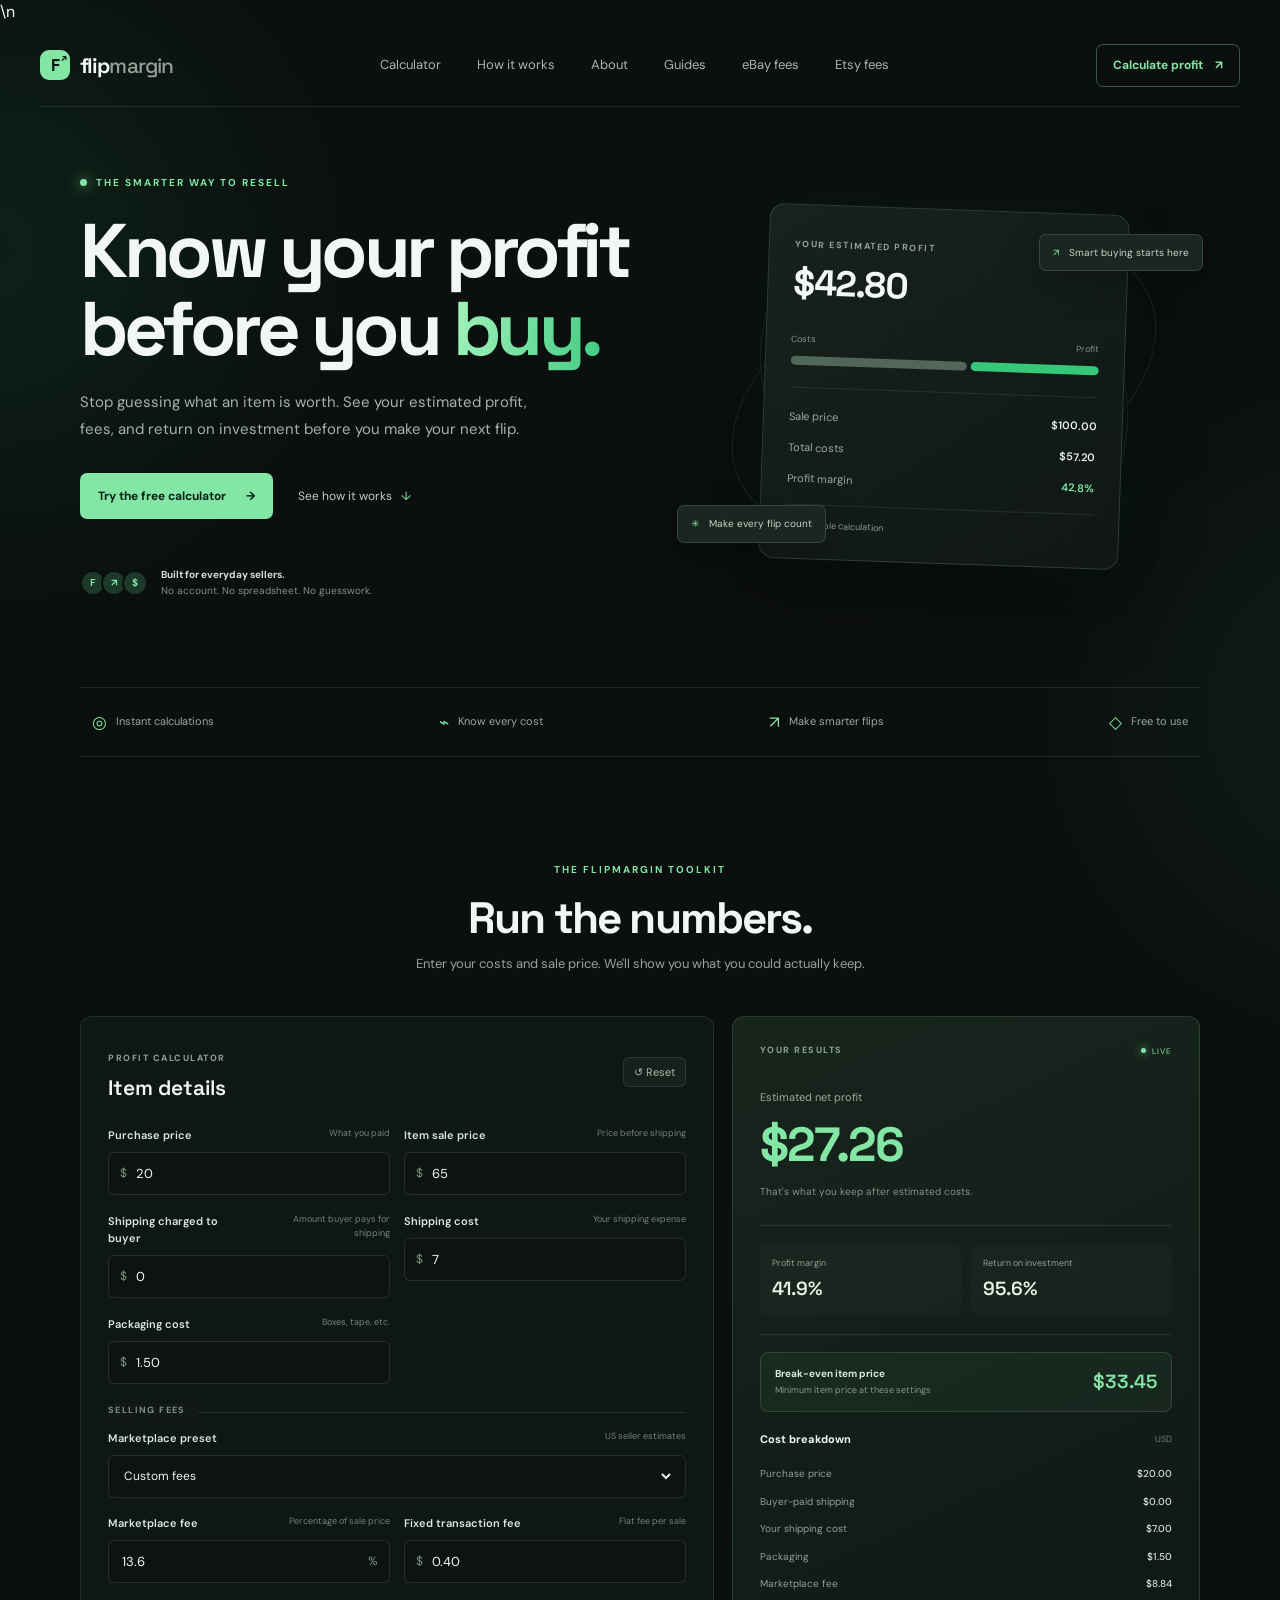
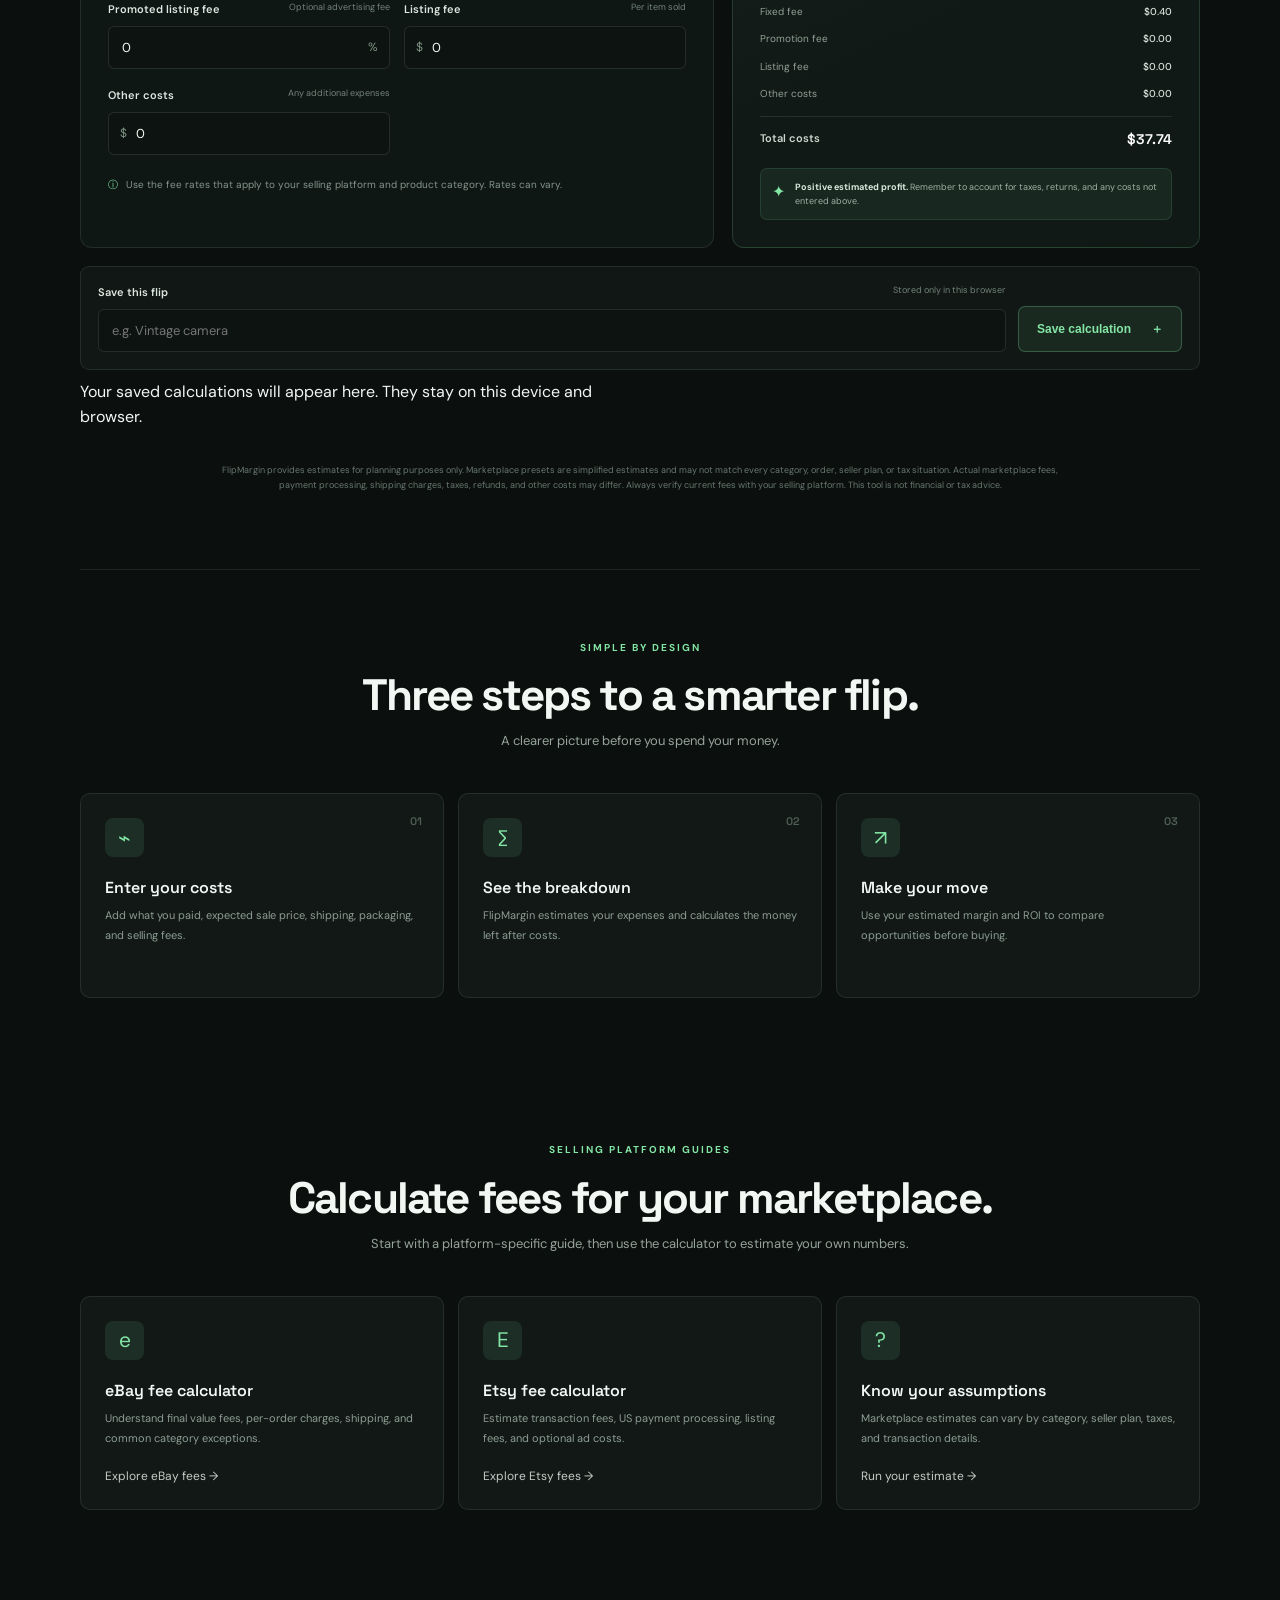
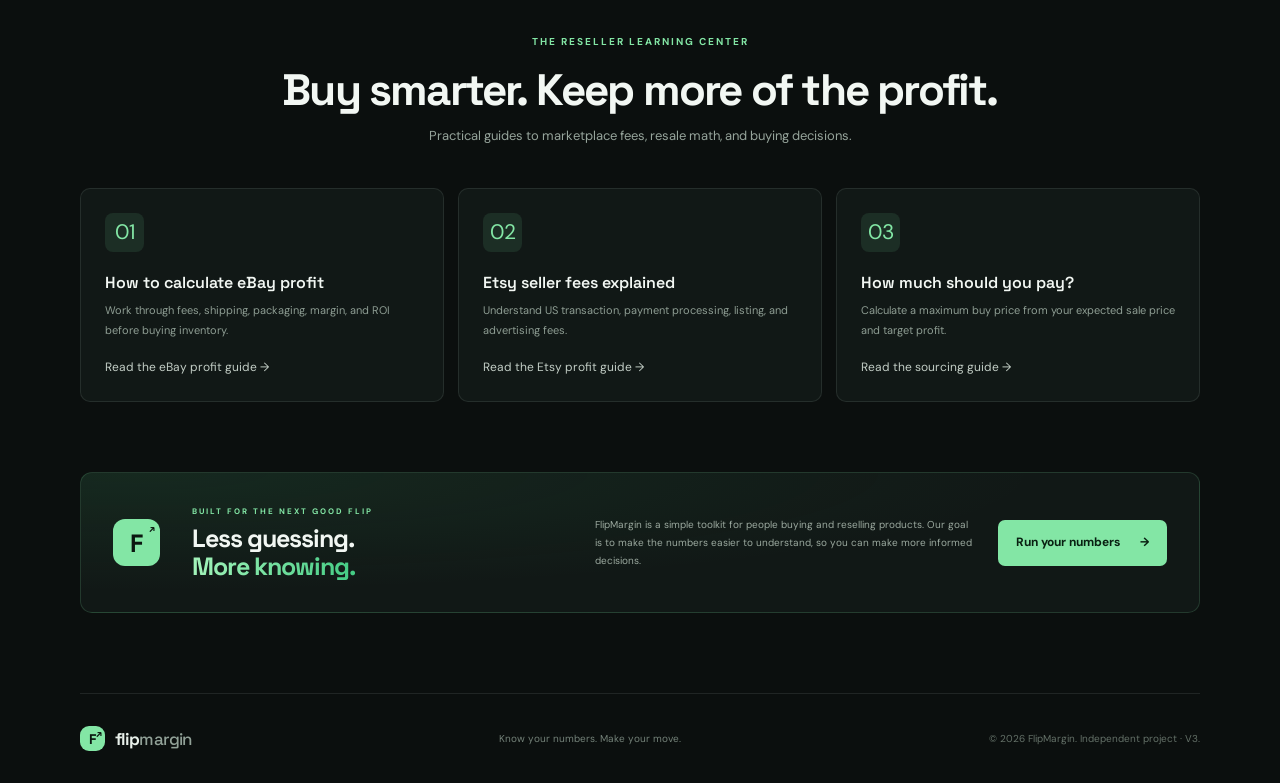
<file: index.html>
<!DOCTYPE html>
<html lang="en">
<head>
  <meta charset="UTF-8">
  <meta name="viewport" content="width=device-width, initial-scale=1.0">
  <meta name="description" content="Free reseller profit calculator. Estimate eBay and Etsy fees, net profit, profit margin, ROI, and break-even price before buying inventory.">
  <meta name="robots" content="index,follow">
  <meta name="google-site-verification" content="MP-R2EmGVTZdrVnpLJKuH6NPSnyDC2wuwcLQbSs0G0M" />
  <link rel="canonical" href="https://flipmargin.mason-5d3.workers.dev/">
  <meta property="og:type" content="website">
  <meta property="og:title" content="Free Reseller Profit Calculator | FlipMargin">
  <meta property="og:description" content="Estimate marketplace fees, net profit, margin, ROI, and break-even price before you buy.">
  <meta property="og:url" content="https://flipmargin.mason-5d3.workers.dev/">
  <meta name="twitter:card" content="summary">
  <meta name="twitter:title" content="Free Reseller Profit Calculator | FlipMargin">
  <meta name="twitter:description" content="Know your profit before you buy. Estimate eBay and Etsy selling costs with FlipMargin.">
  <meta name="theme-color" content="#0b0f0e">
  <title>Free Reseller Profit Calculator | FlipMargin</title>
  <script type="application/ld+json">{"@context":"https://schema.org","@type":"WebApplication","name":"FlipMargin Reseller Profit Calculator","url":"https://flipmargin.mason-5d3.workers.dev/","applicationCategory":"FinanceApplication","operatingSystem":"Any","offers":{"@type":"Offer","price":"0","priceCurrency":"USD"},"description":"A free online reseller profit calculator for estimating marketplace fees, net profit, margin, ROI, and break-even price."}</script>\n  <link rel="preconnect" href="https://fonts.googleapis.com">
  <link rel="preconnect" href="https://fonts.gstatic.com" crossorigin>
  <link href="https://fonts.googleapis.com/css2?family=DM+Sans:wght@400;500;600;700&family=Space+Grotesk:wght@500;600;700&display=swap" rel="stylesheet">
  <link rel="stylesheet" href="styles.css">
</head>
<body>
  <div class="ambient ambient-one"></div>
  <div class="ambient ambient-two"></div>

  <header class="site-header">
    <a class="brand" href="#home" aria-label="FlipMargin home">
      <span class="brand-mark">F<span>↗</span></span>
      <span>flip<span class="brand-light">margin</span></span>
    </a>
    <nav class="nav-links" aria-label="Main navigation">
      <a href="#calculator">Calculator</a>
      <a href="#how-it-works">How it works</a>
      <a href="#about">About</a>
      <a href="#learn">Guides</a>
      <a href="ebay-fee-calculator.html">eBay fees</a>
      <a href="etsy-fee-calculator.html">Etsy fees</a>
    </nav>
    <a class="header-cta" href="#calculator">Calculate profit <span>↗</span></a>
    <button class="menu-toggle" id="menuToggle" aria-label="Toggle navigation" aria-expanded="false">☰</button>
  </header>

  <main id="home">
    <section class="hero section-wrap">
      <div class="hero-copy">
        <div class="eyebrow"><span class="pulse-dot"></span> THE SMARTER WAY TO RESELL</div>
        <h1>Know your profit<br>before you <span class="gradient-text">buy.</span></h1>
        <p class="hero-description">Stop guessing what an item is worth. See your estimated profit, fees, and return on investment before you make your next flip.</p>
        <div class="hero-actions">
          <a class="button button-primary" href="#calculator">Try the free calculator <span>→</span></a>
          <a class="text-link" href="#how-it-works">See how it works <span>↓</span></a>
        </div>
        <div class="hero-proof">
          <div class="proof-avatars"><span>F</span><span>↗</span><span>$</span></div>
          <p><strong>Built for everyday sellers.</strong><br><span>No account. No spreadsheet. No guesswork.</span></p>
        </div>
      </div>

      <div class="hero-visual" aria-label="Example profit summary">
        <div class="visual-orbit orbit-one"></div>
        <div class="visual-orbit orbit-two"></div>
        <div class="floating-tag tag-top"><span class="tag-icon">↗</span> Smart buying starts here</div>
        <div class="preview-card">
          <div class="preview-top">
            <div><span class="mini-label">YOUR ESTIMATED PROFIT</span><div class="preview-profit">$42.80</div></div>
            <span class="positive-pill">+42.8%</span>
          </div>
          <div class="preview-chart">
            <div class="chart-labels"><span>Costs</span><span>Profit</span></div>
            <div class="chart-bar"><span class="bar-cost"></span><span class="bar-profit"></span></div>
          </div>
          <div class="preview-rows">
            <div><span>Sale price</span><strong>$100.00</strong></div>
            <div><span>Total costs</span><strong>$57.20</strong></div>
            <div><span>Profit margin</span><strong class="green-text">42.8%</strong></div>
          </div>
          <div class="preview-footer"><span class="tiny-check">✓</span> Example calculation</div>
        </div>
        <div class="floating-tag tag-bottom"><span class="sparkle">✳</span> Make every flip count</div>
      </div>
    </section>

    <section class="trust-strip section-wrap">
      <div><span class="strip-icon">◎</span><span>Instant calculations</span></div>
      <div><span class="strip-icon">⌁</span><span>Know every cost</span></div>
      <div><span class="strip-icon">↗</span><span>Make smarter flips</span></div>
      <div><span class="strip-icon">◇</span><span>Free to use</span></div>
    </section>

    <section class="calculator-section section-wrap" id="calculator">
      <div class="section-heading">
        <div class="eyebrow">THE FLIPMARGIN TOOLKIT</div>
        <h2>Run the numbers.</h2>
        <p>Enter your costs and sale price. We'll show you what you could actually keep.</p>
      </div>

      <div class="calculator-layout">
        <div class="calculator-panel">
          <div class="panel-heading">
            <div><span class="panel-kicker">PROFIT CALCULATOR</span><h3>Item details</h3></div>
            <button class="reset-button" id="resetButton" type="button">↺ Reset</button>
          </div>

          <div class="input-grid">
            <label class="field">
              <span>Purchase price <small>What you paid</small></span>
              <div class="input-shell"><span class="currency">$</span><input id="purchasePrice" type="number" min="0" step="0.01" value="20" inputmode="decimal"></div>
            </label>
            <label class="field">
              <span>Item sale price <small>Price before shipping</small></span>
              <div class="input-shell"><span class="currency">$</span><input id="salePrice" type="number" min="0" step="0.01" value="65" inputmode="decimal"></div>
            </label>
            <label class="field">
              <span>Shipping charged to buyer <small>Amount buyer pays for shipping</small></span>
              <div class="input-shell"><span class="currency">$</span><input id="buyerShipping" type="number" min="0" step="0.01" value="0" inputmode="decimal"></div>
            </label>
            <label class="field">
              <span>Shipping cost <small>Your shipping expense</small></span>
              <div class="input-shell"><span class="currency">$</span><input id="shippingCost" type="number" min="0" step="0.01" value="7" inputmode="decimal"></div>
            </label>
            <label class="field">
              <span>Packaging cost <small>Boxes, tape, etc.</small></span>
              <div class="input-shell"><span class="currency">$</span><input id="packagingCost" type="number" min="0" step="0.01" value="1.50" inputmode="decimal"></div>
            </label>
          </div>

          <div class="form-divider"><span>SELLING FEES</span></div>
          <label class="field preset-field">
            <span>Marketplace preset <small>US seller estimates</small></span>
            <div class="input-shell select-shell">
              <select id="marketplacePreset" aria-label="Marketplace fee preset">
                <option value="custom">Custom fees</option>
                <option value="ebay">eBay — most categories, no Store</option>
                <option value="etsy">Etsy — US Etsy Payments</option>
              </select>
            </div>
          </label>
          <div class="input-grid fee-grid">
            <label class="field">
              <span>Marketplace fee <small>Percentage of sale price</small></span>
              <div class="input-shell"><input id="marketplaceFee" type="number" min="0" max="100" step="0.1" value="13.6" inputmode="decimal"><span class="suffix">%</span></div>
            </label>
            <label class="field">
              <span>Fixed transaction fee <small>Flat fee per sale</small></span>
              <div class="input-shell"><span class="currency">$</span><input id="fixedFee" type="number" min="0" step="0.01" value="0.40" inputmode="decimal"></div>
            </label>
            <label class="field">
              <span>Promoted listing fee <small>Optional advertising fee</small></span>
              <div class="input-shell"><input id="promotionFee" type="number" min="0" max="100" step="0.1" value="0" inputmode="decimal"><span class="suffix">%</span></div>
            </label>
            <label class="field">
              <span>Listing fee <small>Per item sold</small></span>
              <div class="input-shell"><span class="currency">$</span><input id="listingFee" type="number" min="0" step="0.01" value="0" inputmode="decimal"></div>
            </label>
            <label class="field">
              <span>Other costs <small>Any additional expenses</small></span>
              <div class="input-shell"><span class="currency">$</span><input id="otherCosts" type="number" min="0" step="0.01" value="0" inputmode="decimal"></div>
            </label>
          </div>
          <p class="input-note"><span>ⓘ</span> Use the fee rates that apply to your selling platform and product category. Rates can vary.</p>
        </div>

        <aside class="results-panel" aria-live="polite">
          <div class="results-top"><span class="panel-kicker">YOUR RESULTS</span><span class="live-indicator"><i></i> LIVE</span></div>
          <div class="result-main">
            <span class="result-label">Estimated net profit</span>
            <div class="result-value" id="netProfit">$27.26</div>
            <span class="result-subtitle" id="resultMessage">That's what you keep after estimated costs.</span>
          </div>
          <div class="metrics-grid">
            <div class="metric"><span>Profit margin</span><strong id="profitMargin">41.9%</strong></div>
            <div class="metric"><span>Return on investment</span><strong id="roi">136.3%</strong></div>
          </div>
          <div class="break-even-card">
            <div><span>Break-even item price</span><small>Minimum item price at these settings</small></div>
            <strong id="breakEvenPrice">$0.00</strong>
          </div>
          <div class="breakdown">
            <div class="breakdown-heading"><strong>Cost breakdown</strong><span>USD</span></div>
            <div class="breakdown-row"><span>Purchase price</span><strong id="outPurchase">$20.00</strong></div>
            <div class="breakdown-row"><span>Buyer-paid shipping</span><strong id="outBuyerShipping">$0.00</strong></div>
            <div class="breakdown-row"><span>Your shipping cost</span><strong id="outShipping">$7.00</strong></div>
            <div class="breakdown-row"><span>Packaging</span><strong id="outPackaging">$1.50</strong></div>
            <div class="breakdown-row"><span>Marketplace fee</span><strong id="outMarketplace">$8.84</strong></div>
            <div class="breakdown-row"><span>Fixed fee</span><strong id="outFixed">$0.40</strong></div>
            <div class="breakdown-row"><span>Promotion fee</span><strong id="outPromotion">$0.00</strong></div>
            <div class="breakdown-row"><span>Listing fee</span><strong id="outListing">$0.00</strong></div>
            <div class="breakdown-row"><span>Other costs</span><strong id="outOther">$0.00</strong></div>
            <div class="breakdown-total"><span>Total costs</span><strong id="totalCosts">$37.74</strong></div>
          </div>
          <div class="result-tip" id="resultTip"><span>✦</span><p><strong>Looking good.</strong> This estimate shows a positive return. Remember to account for taxes and any costs not entered above.</p></div>
        </aside>
      </div>
      <div class="save-calculation-row">
        <label class="field save-name-field">
          <span>Save this flip <small>Stored only in this browser</small></span>
          <div class="input-shell"><input id="flipName" type="text" maxlength="45" placeholder="e.g. Vintage camera"></div>
        </label>
        <button class="button button-secondary" id="saveFlipButton" type="button">Save calculation <span>＋</span></button>
      </div>
      <div class="saved-flips" id="savedFlips" aria-live="polite"></div>
      <p class="disclaimer">FlipMargin provides estimates for planning purposes only. Marketplace presets are simplified estimates and may not match every category, order, seller plan, or tax situation. Actual marketplace fees, payment processing, shipping charges, taxes, refunds, and other costs may differ. Always verify current fees with your selling platform. This tool is not financial or tax advice.</p>
    </section>

    <section class="how-section section-wrap" id="how-it-works">
      <div class="section-heading">
        <div class="eyebrow">SIMPLE BY DESIGN</div>
        <h2>Three steps to a smarter flip.</h2>
        <p>A clearer picture before you spend your money.</p>
      </div>
      <div class="steps-grid">
        <article class="step-card"><div class="step-number">01</div><div class="step-icon">⌁</div><h3>Enter your costs</h3><p>Add what you paid, expected sale price, shipping, packaging, and selling fees.</p></article>
        <article class="step-card"><div class="step-number">02</div><div class="step-icon">∑</div><h3>See the breakdown</h3><p>FlipMargin estimates your expenses and calculates the money left after costs.</p></article>
        <article class="step-card"><div class="step-number">03</div><div class="step-icon">↗</div><h3>Make your move</h3><p>Use your estimated margin and ROI to compare opportunities before buying.</p></article>
      </div>
    </section>

    <section class="seo-links-section section-wrap" aria-labelledby="platform-guides-title">
      <div class="section-heading">
        <div class="eyebrow">SELLING PLATFORM GUIDES</div>
        <h2 id="platform-guides-title">Calculate fees for your marketplace.</h2>
        <p>Start with a platform-specific guide, then use the calculator to estimate your own numbers.</p>
      </div>
      <div class="steps-grid">
        <article class="step-card"><div class="step-icon">e</div><h3>eBay fee calculator</h3><p>Understand final value fees, per-order charges, shipping, and common category exceptions.</p><a class="text-link" href="ebay-fee-calculator.html">Explore eBay fees →</a></article>
        <article class="step-card"><div class="step-icon">E</div><h3>Etsy fee calculator</h3><p>Estimate transaction fees, US payment processing, listing fees, and optional ad costs.</p><a class="text-link" href="etsy-fee-calculator.html">Explore Etsy fees →</a></article>
        <article class="step-card"><div class="step-icon">?</div><h3>Know your assumptions</h3><p>Marketplace estimates can vary by category, seller plan, taxes, and transaction details.</p><a class="text-link" href="#calculator">Run your estimate →</a></article>
      </div>
    </section>

    <section class="seo-links-section section-wrap" id="learn" aria-labelledby="learning-center-title">
      <div class="section-heading">
        <div class="eyebrow">THE RESELLER LEARNING CENTER</div>
        <h2 id="learning-center-title">Buy smarter. Keep more of the profit.</h2>
        <p>Practical guides to marketplace fees, resale math, and buying decisions.</p>
      </div>
      <div class="steps-grid">
        <article class="step-card"><div class="step-icon">01</div><h3>How to calculate eBay profit</h3><p>Work through fees, shipping, packaging, margin, and ROI before buying inventory.</p><a class="text-link" href="how-to-calculate-ebay-profit.html">Read the eBay profit guide →</a></article>
        <article class="step-card"><div class="step-icon">02</div><h3>Etsy seller fees explained</h3><p>Understand US transaction, payment processing, listing, and advertising fees.</p><a class="text-link" href="etsy-seller-fees-profit-guide.html">Read the Etsy profit guide →</a></article>
        <article class="step-card"><div class="step-icon">03</div><h3>How much should you pay?</h3><p>Calculate a maximum buy price from your expected sale price and target profit.</p><a class="text-link" href="how-much-to-pay-for-resale.html">Read the sourcing guide →</a></article>
      </div>
    </section>

    <section class="about-section section-wrap" id="about">
      <div class="about-card">
        <div class="about-symbol">F<span>↗</span></div>
        <div><div class="eyebrow">BUILT FOR THE NEXT GOOD FLIP</div><h2>Less guessing.<br><span class="gradient-text">More knowing.</span></h2></div>
        <p>FlipMargin is a simple toolkit for people buying and reselling products. Our goal is to make the numbers easier to understand, so you can make more informed decisions.</p>
        <a href="#calculator" class="button button-primary">Run your numbers <span>→</span></a>
      </div>
    </section>
  </main>

  <footer class="site-footer section-wrap">
    <a class="brand footer-brand" href="#home"><span class="brand-mark">F<span>↗</span></span><span>flip<span class="brand-light">margin</span></span></a>
    <p>Know your numbers. Make your move.</p>
    <span class="copyright">© <span id="year"></span> FlipMargin. Independent project · V3.</span>
  </footer>

  <script src="script.js"></script>
</body>
</html>
</file>
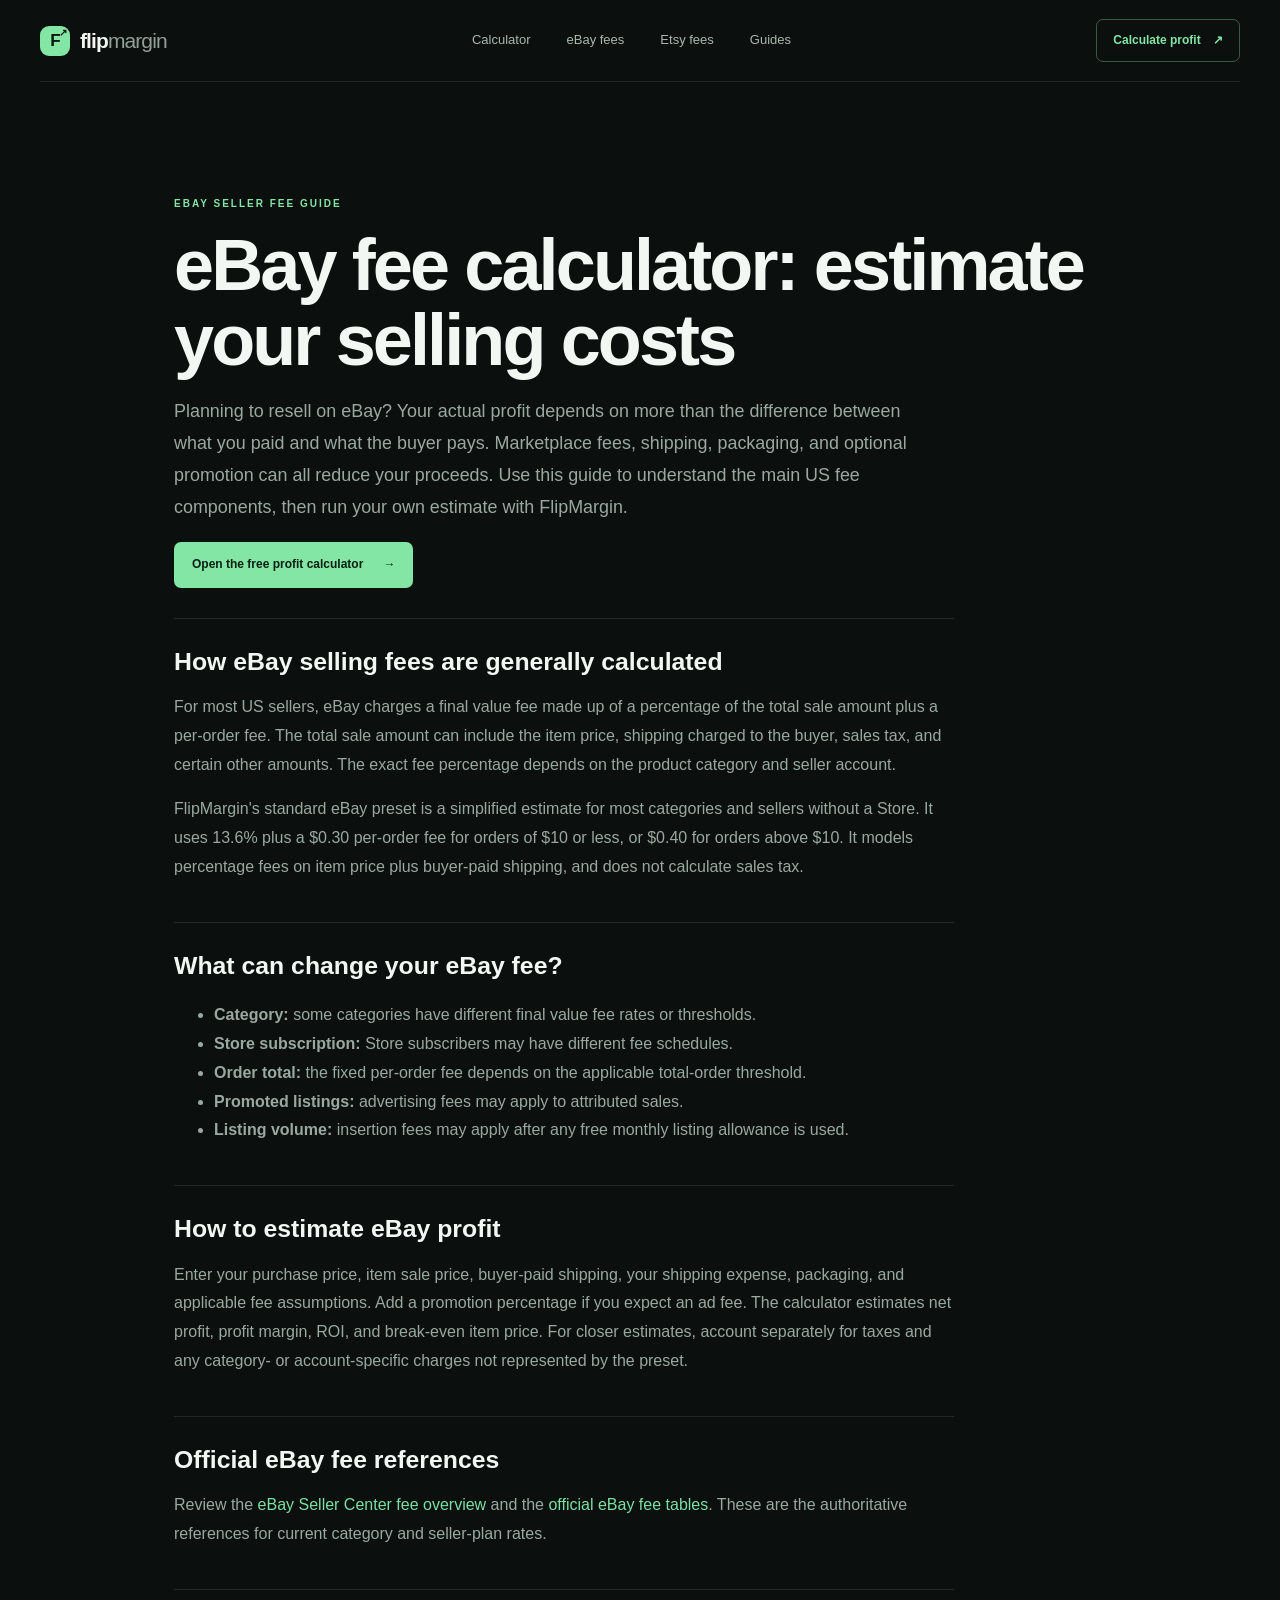
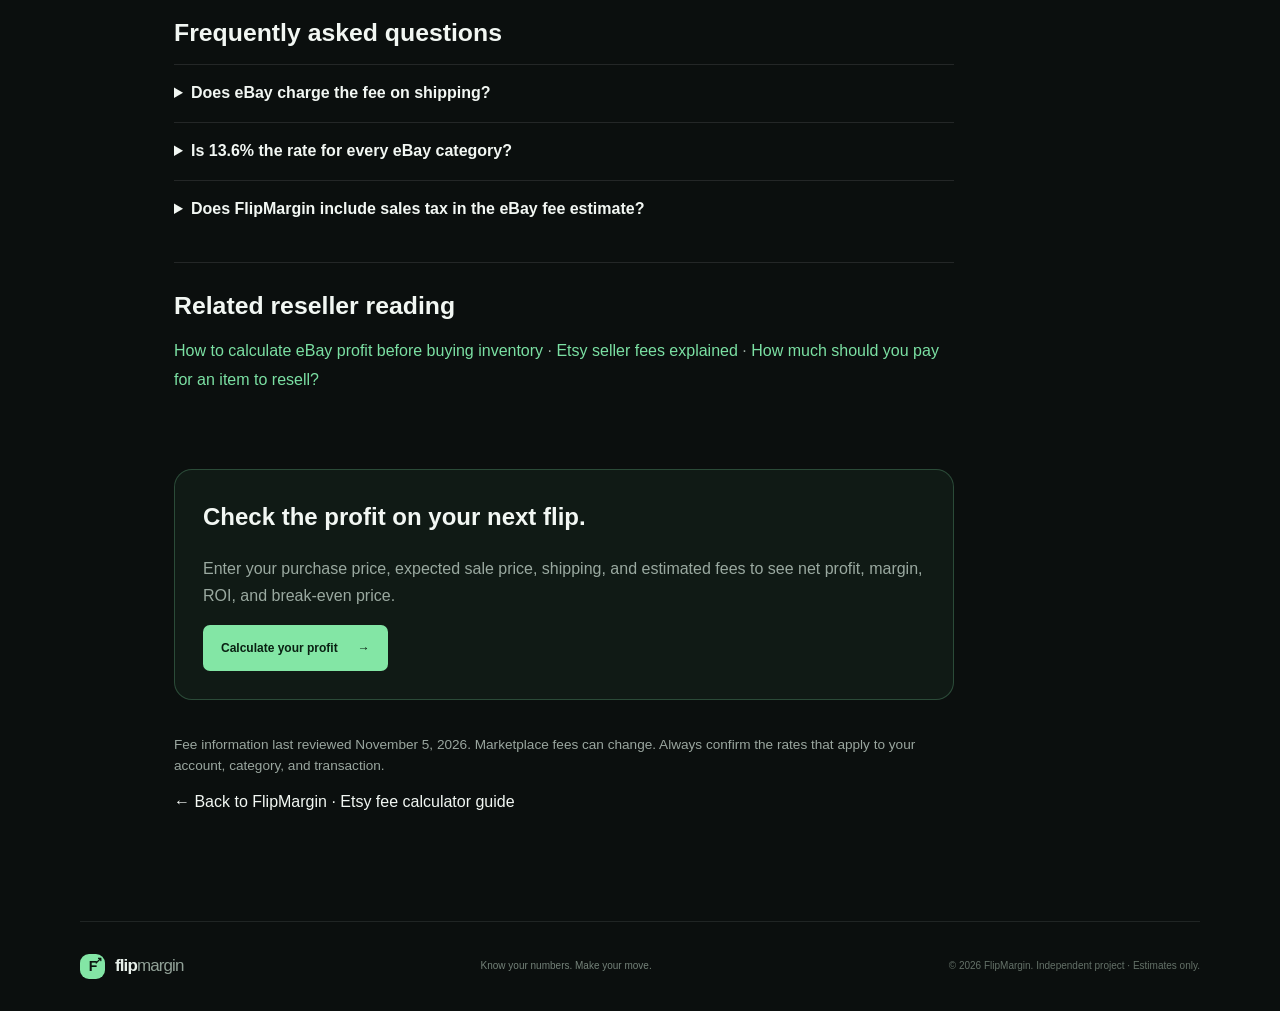
<file: ebay-fee-calculator.html>
<!DOCTYPE html>
<html lang="en"><head>
<meta charset="UTF-8"><meta name="viewport" content="width=device-width, initial-scale=1.0">
<meta name="description" content="Estimate eBay selling fees and reseller profit. Understand final value fees, per-order fees, shipping, and category exceptions with this free eBay fee calculator guide."><meta name="robots" content="index,follow">
<link rel="canonical" href="https://flipmargin.mason-5d3.workers.dev/ebay-fee-calculator.html">
<meta name="theme-color" content="#0b0f0e">
<meta property="og:type" content="website"><meta property="og:title" content="eBay Fee Calculator & Seller Fee Guide | FlipMargin"><meta property="og:description" content="Estimate eBay selling fees and reseller profit. Understand final value fees, per-order fees, shipping, and category exceptions with this free eBay fee calculator guide."><meta property="og:url" content="https://flipmargin.mason-5d3.workers.dev/ebay-fee-calculator.html">
<title>eBay Fee Calculator & Seller Fee Guide | FlipMargin</title><link rel="stylesheet" href="styles.css">
<style>
.guide-main{max-width:980px;margin:0 auto;padding:72px 24px 90px}
.guide-hero{padding:42px 0 30px} .guide-hero h1{font-size:clamp(2.4rem,6vw,4.5rem);line-height:1.05;letter-spacing:-.04em;margin:16px 0}
.guide-hero p{font-size:1.12rem;line-height:1.8;max-width:760px;color:var(--muted,#a8b2ad)}
.guide-content{max-width:780px} .guide-section{padding:24px 0;border-top:1px solid rgba(255,255,255,.1)}
.guide-section h2{font-size:1.55rem;margin:0 0 12px} .guide-section p,.guide-section li{line-height:1.8;color:var(--muted,#a8b2ad)}
.guide-section a,.guide-faq a{color:#7be0a3} .guide-faq{padding:16px 0;border-top:1px solid rgba(255,255,255,.1)}
.guide-faq summary{cursor:pointer;font-weight:700} .guide-faq p{line-height:1.75;color:var(--muted,#a8b2ad)}
.guide-cta{margin:34px 0;padding:28px;border:1px solid rgba(123,224,163,.25);border-radius:18px;background:rgba(123,224,163,.05)}
.guide-cta p{color:var(--muted,#a8b2ad);line-height:1.7} .guide-meta{font-size:.85rem;color:#9aa69f;margin-top:20px}
</style></head><body>
<header class="site-header"><a class="brand" href="index.html"><span class="brand-mark">F<span>↗</span></span><span>flip<span class="brand-light">margin</span></span></a>
<nav class="nav-links" aria-label="Main navigation"><a href="index.html#calculator">Calculator</a><a href="ebay-fee-calculator.html">eBay fees</a><a href="etsy-fee-calculator.html">Etsy fees</a><a href="index.html#learn">Guides</a></nav>
<a class="header-cta" href="index.html#calculator">Calculate profit <span>↗</span></a>
<button class="menu-toggle" id="menuToggle" aria-label="Toggle navigation" aria-expanded="false">☰</button></header>
<main class="guide-main"><div class="guide-hero"><div class="eyebrow">EBAY SELLER FEE GUIDE</div><h1>eBay fee calculator: estimate your selling costs</h1><p>Planning to resell on eBay? Your actual profit depends on more than the difference between what you paid and what the buyer pays. Marketplace fees, shipping, packaging, and optional promotion can all reduce your proceeds. Use this guide to understand the main US fee components, then run your own estimate with FlipMargin.</p>
<a class="button button-primary" href="index.html#calculator">Open the free profit calculator <span>→</span></a></div>
<div class="guide-content"><section class="guide-section"><h2>How eBay selling fees are generally calculated</h2><p>For most US sellers, eBay charges a final value fee made up of a percentage of the total sale amount plus a per-order fee. The total sale amount can include the item price, shipping charged to the buyer, sales tax, and certain other amounts. The exact fee percentage depends on the product category and seller account.</p><p>FlipMargin's standard eBay preset is a simplified estimate for most categories and sellers without a Store. It uses 13.6% plus a $0.30 per-order fee for orders of $10 or less, or $0.40 for orders above $10. It models percentage fees on item price plus buyer-paid shipping, and does not calculate sales tax.</p></section><section class="guide-section"><h2>What can change your eBay fee?</h2><ul><li><strong>Category:</strong> some categories have different final value fee rates or thresholds.</li><li><strong>Store subscription:</strong> Store subscribers may have different fee schedules.</li><li><strong>Order total:</strong> the fixed per-order fee depends on the applicable total-order threshold.</li><li><strong>Promoted listings:</strong> advertising fees may apply to attributed sales.</li><li><strong>Listing volume:</strong> insertion fees may apply after any free monthly listing allowance is used.</li></ul></section><section class="guide-section"><h2>How to estimate eBay profit</h2><p>Enter your purchase price, item sale price, buyer-paid shipping, your shipping expense, packaging, and applicable fee assumptions. Add a promotion percentage if you expect an ad fee. The calculator estimates net profit, profit margin, ROI, and break-even item price. For closer estimates, account separately for taxes and any category- or account-specific charges not represented by the preset.</p></section><section class="guide-section"><h2>Official eBay fee references</h2><p>Review the <a href='https://www.ebay.com/sellercenter/selling/start-selling-on-ebay/seller-fees' rel='noopener'>eBay Seller Center fee overview</a> and the <a href='https://www.ebay.com/help/selling/fees-credits-invoices/fee-tables?id=4822' rel='noopener'>official eBay fee tables</a>. These are the authoritative references for current category and seller-plan rates.</p></section>
<section class="guide-section"><h2>Frequently asked questions</h2><details class="guide-faq"><summary>Does eBay charge the fee on shipping?</summary><p>For many fee calculations, the total sale amount includes shipping charged to the buyer. The applicable base and exceptions should be checked in eBay's fee table for your category and account.</p></details><details class="guide-faq"><summary>Is 13.6% the rate for every eBay category?</summary><p>No. It is a simplified standard preset for most categories. Some categories and Store plans use different rates or fee rules.</p></details><details class="guide-faq"><summary>Does FlipMargin include sales tax in the eBay fee estimate?</summary><p>No. The current calculator models percentage fees on item price plus buyer-paid shipping and excludes sales tax. It can therefore understate fees when tax is part of the applicable fee base.</p></details></section>
<section class="guide-section"><h2>Related reseller reading</h2><p><a href="how-to-calculate-ebay-profit.html">How to calculate eBay profit before buying inventory</a> · <a href="etsy-seller-fees-profit-guide.html">Etsy seller fees explained</a> · <a href="how-much-to-pay-for-resale.html">How much should you pay for an item to resell?</a></p></section>
<div class="guide-cta"><h2>Check the profit on your next flip.</h2><p>Enter your purchase price, expected sale price, shipping, and estimated fees to see net profit, margin, ROI, and break-even price.</p><a class="button button-primary" href="index.html#calculator">Calculate your profit <span>→</span></a></div>
<p class="guide-meta">Fee information last reviewed November 5, 2026. Marketplace fees can change. Always confirm the rates that apply to your account, category, and transaction.</p>
<p><a href="index.html">← Back to FlipMargin</a> · <a href="etsy-fee-calculator.html">Etsy fee calculator guide</a></p>
</div></main><footer class="site-footer section-wrap"><a class="brand footer-brand" href="index.html"><span class="brand-mark">F<span>↗</span></span><span>flip<span class="brand-light">margin</span></span></a><p>Know your numbers. Make your move.</p><span class="copyright">© 2026 FlipMargin. Independent project · Estimates only.</span></footer>
</body></html>
</file>
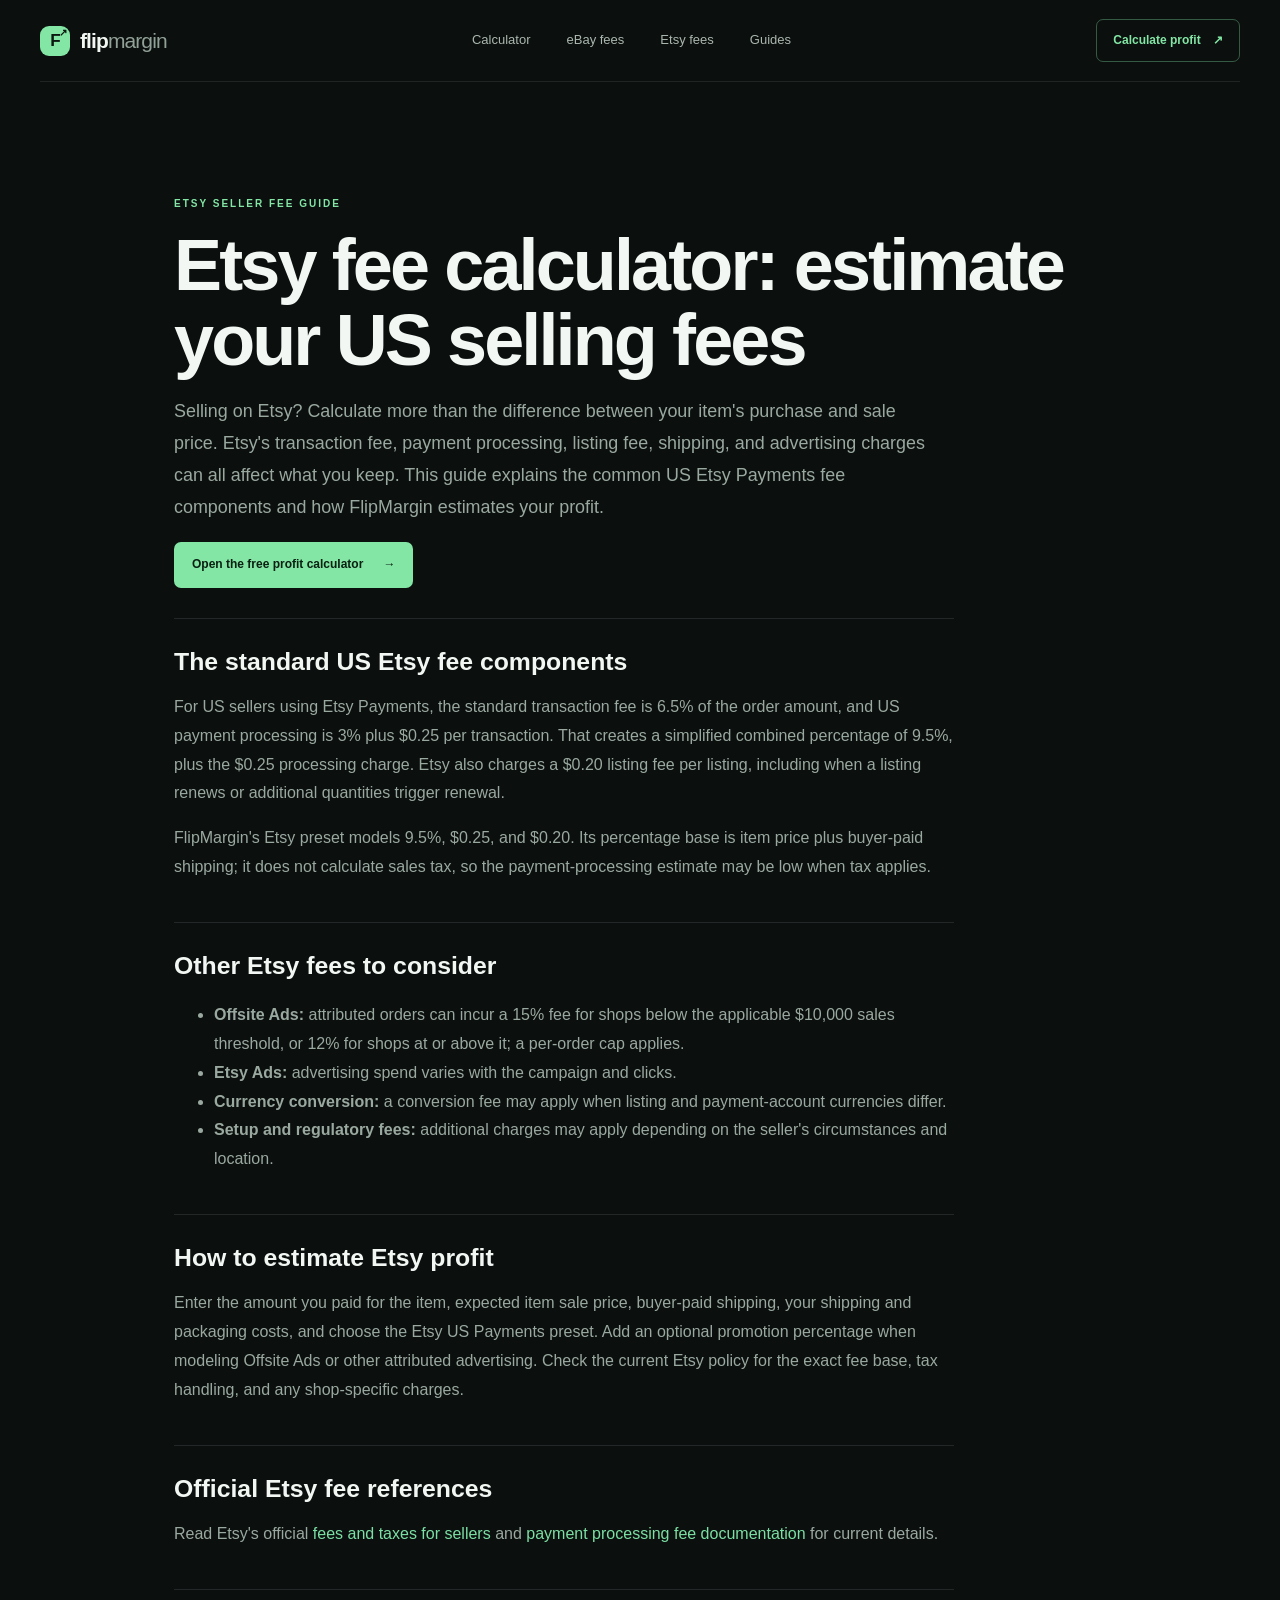
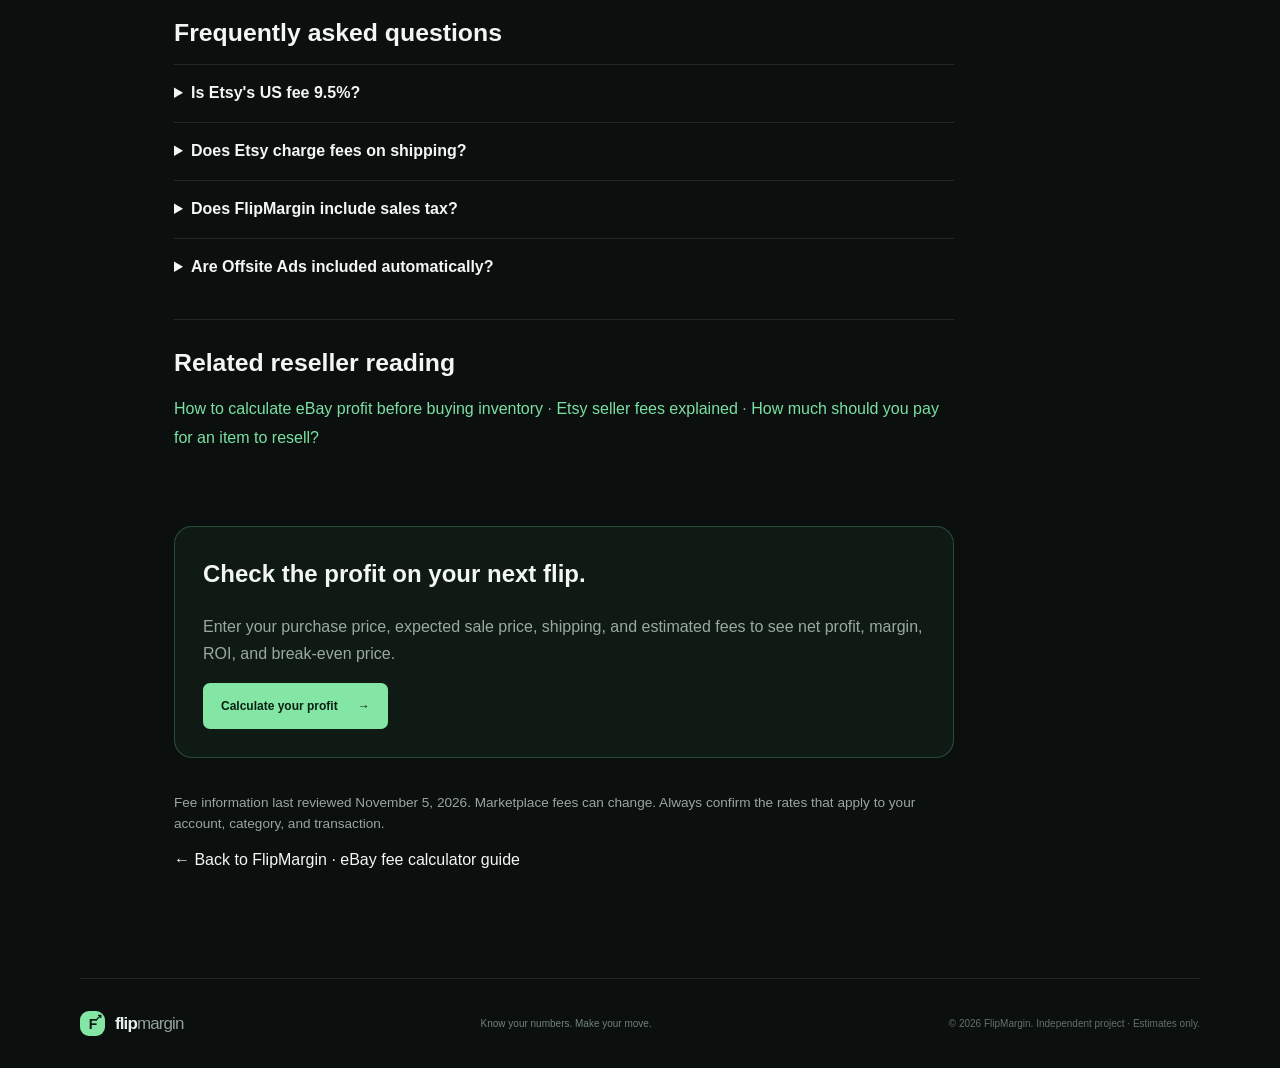
<file: etsy-fee-calculator.html>
<!DOCTYPE html>
<html lang="en"><head>
<meta charset="UTF-8"><meta name="viewport" content="width=device-width, initial-scale=1.0">
<meta name="description" content="Estimate Etsy seller fees and reseller profit in the US. Learn about the transaction fee, payment processing, listing fee, and Offsite Ads with FlipMargin."><meta name="robots" content="index,follow">
<link rel="canonical" href="https://flipmargin.mason-5d3.workers.dev/etsy-fee-calculator.html">
<meta name="theme-color" content="#0b0f0e">
<meta property="og:type" content="website"><meta property="og:title" content="Etsy Fee Calculator & US Seller Fee Guide | FlipMargin"><meta property="og:description" content="Estimate Etsy seller fees and reseller profit in the US. Learn about the transaction fee, payment processing, listing fee, and Offsite Ads with FlipMargin."><meta property="og:url" content="https://flipmargin.mason-5d3.workers.dev/etsy-fee-calculator.html">
<title>Etsy Fee Calculator & US Seller Fee Guide | FlipMargin</title><link rel="stylesheet" href="styles.css">
<style>
.guide-main{max-width:980px;margin:0 auto;padding:72px 24px 90px}
.guide-hero{padding:42px 0 30px} .guide-hero h1{font-size:clamp(2.4rem,6vw,4.5rem);line-height:1.05;letter-spacing:-.04em;margin:16px 0}
.guide-hero p{font-size:1.12rem;line-height:1.8;max-width:760px;color:var(--muted,#a8b2ad)}
.guide-content{max-width:780px} .guide-section{padding:24px 0;border-top:1px solid rgba(255,255,255,.1)}
.guide-section h2{font-size:1.55rem;margin:0 0 12px} .guide-section p,.guide-section li{line-height:1.8;color:var(--muted,#a8b2ad)}
.guide-section a,.guide-faq a{color:#7be0a3} .guide-faq{padding:16px 0;border-top:1px solid rgba(255,255,255,.1)}
.guide-faq summary{cursor:pointer;font-weight:700} .guide-faq p{line-height:1.75;color:var(--muted,#a8b2ad)}
.guide-cta{margin:34px 0;padding:28px;border:1px solid rgba(123,224,163,.25);border-radius:18px;background:rgba(123,224,163,.05)}
.guide-cta p{color:var(--muted,#a8b2ad);line-height:1.7} .guide-meta{font-size:.85rem;color:#9aa69f;margin-top:20px}
</style></head><body>
<header class="site-header"><a class="brand" href="index.html"><span class="brand-mark">F<span>↗</span></span><span>flip<span class="brand-light">margin</span></span></a>
<nav class="nav-links" aria-label="Main navigation"><a href="index.html#calculator">Calculator</a><a href="ebay-fee-calculator.html">eBay fees</a><a href="etsy-fee-calculator.html">Etsy fees</a><a href="index.html#learn">Guides</a></nav>
<a class="header-cta" href="index.html#calculator">Calculate profit <span>↗</span></a>
<button class="menu-toggle" id="menuToggle" aria-label="Toggle navigation" aria-expanded="false">☰</button></header>
<main class="guide-main"><div class="guide-hero"><div class="eyebrow">ETSY SELLER FEE GUIDE</div><h1>Etsy fee calculator: estimate your US selling fees</h1><p>Selling on Etsy? Calculate more than the difference between your item's purchase and sale price. Etsy's transaction fee, payment processing, listing fee, shipping, and advertising charges can all affect what you keep. This guide explains the common US Etsy Payments fee components and how FlipMargin estimates your profit.</p>
<a class="button button-primary" href="index.html#calculator">Open the free profit calculator <span>→</span></a></div>
<div class="guide-content"><section class="guide-section"><h2>The standard US Etsy fee components</h2><p>For US sellers using Etsy Payments, the standard transaction fee is 6.5% of the order amount, and US payment processing is 3% plus $0.25 per transaction. That creates a simplified combined percentage of 9.5%, plus the $0.25 processing charge. Etsy also charges a $0.20 listing fee per listing, including when a listing renews or additional quantities trigger renewal.</p><p>FlipMargin's Etsy preset models 9.5%, $0.25, and $0.20. Its percentage base is item price plus buyer-paid shipping; it does not calculate sales tax, so the payment-processing estimate may be low when tax applies.</p></section><section class="guide-section"><h2>Other Etsy fees to consider</h2><ul><li><strong>Offsite Ads:</strong> attributed orders can incur a 15% fee for shops below the applicable $10,000 sales threshold, or 12% for shops at or above it; a per-order cap applies.</li><li><strong>Etsy Ads:</strong> advertising spend varies with the campaign and clicks.</li><li><strong>Currency conversion:</strong> a conversion fee may apply when listing and payment-account currencies differ.</li><li><strong>Setup and regulatory fees:</strong> additional charges may apply depending on the seller's circumstances and location.</li></ul></section><section class="guide-section"><h2>How to estimate Etsy profit</h2><p>Enter the amount you paid for the item, expected item sale price, buyer-paid shipping, your shipping and packaging costs, and choose the Etsy US Payments preset. Add an optional promotion percentage when modeling Offsite Ads or other attributed advertising. Check the current Etsy policy for the exact fee base, tax handling, and any shop-specific charges.</p></section><section class="guide-section"><h2>Official Etsy fee references</h2><p>Read Etsy's official <a href='https://help.etsy.com/hc/en-us/articles/115014483627-What-are-the-Fees-and-Taxes-for-Selling-on-Etsy' rel='noopener'>fees and taxes for sellers</a> and <a href='https://help.etsy.com/hc/en-us/articles/115015628847-What-are-Payment-Processing-Fees-for-Selling-on-Etsy' rel='noopener'>payment processing fee documentation</a> for current details.</p></section>
<section class="guide-section"><h2>Frequently asked questions</h2><details class="guide-faq"><summary>Is Etsy's US fee 9.5%?</summary><p>For a US Etsy Payments seller, 6.5% transaction plus 3% payment processing gives a 9.5% combined percentage for a simplified estimate. The $0.25 processing fee and $0.20 listing fee are separate.</p></details><details class="guide-faq"><summary>Does Etsy charge fees on shipping?</summary><p>Etsy's transaction and payment-processing calculations can include shipping charged to the buyer. The calculator includes buyer-paid shipping in its modeled percentage base.</p></details><details class="guide-faq"><summary>Does FlipMargin include sales tax?</summary><p>No. The current Etsy preset excludes sales tax from its modeled percentage base. Since payment processing can apply to tax amounts, the estimate may understate that portion.</p></details><details class="guide-faq"><summary>Are Offsite Ads included automatically?</summary><p>No. Offsite Ads are optional in the model; enter an appropriate promotion percentage when applicable. The actual rate depends on the shop's sales threshold and order attribution.</p></details></section>
<section class="guide-section"><h2>Related reseller reading</h2><p><a href="how-to-calculate-ebay-profit.html">How to calculate eBay profit before buying inventory</a> · <a href="etsy-seller-fees-profit-guide.html">Etsy seller fees explained</a> · <a href="how-much-to-pay-for-resale.html">How much should you pay for an item to resell?</a></p></section>
<div class="guide-cta"><h2>Check the profit on your next flip.</h2><p>Enter your purchase price, expected sale price, shipping, and estimated fees to see net profit, margin, ROI, and break-even price.</p><a class="button button-primary" href="index.html#calculator">Calculate your profit <span>→</span></a></div>
<p class="guide-meta">Fee information last reviewed November 5, 2026. Marketplace fees can change. Always confirm the rates that apply to your account, category, and transaction.</p>
<p><a href="index.html">← Back to FlipMargin</a> · <a href="ebay-fee-calculator.html">eBay fee calculator guide</a></p>
</div></main><footer class="site-footer section-wrap"><a class="brand footer-brand" href="index.html"><span class="brand-mark">F<span>↗</span></span><span>flip<span class="brand-light">margin</span></span></a><p>Know your numbers. Make your move.</p><span class="copyright">© 2026 FlipMargin. Independent project · Estimates only.</span></footer>
</body></html>
</file>
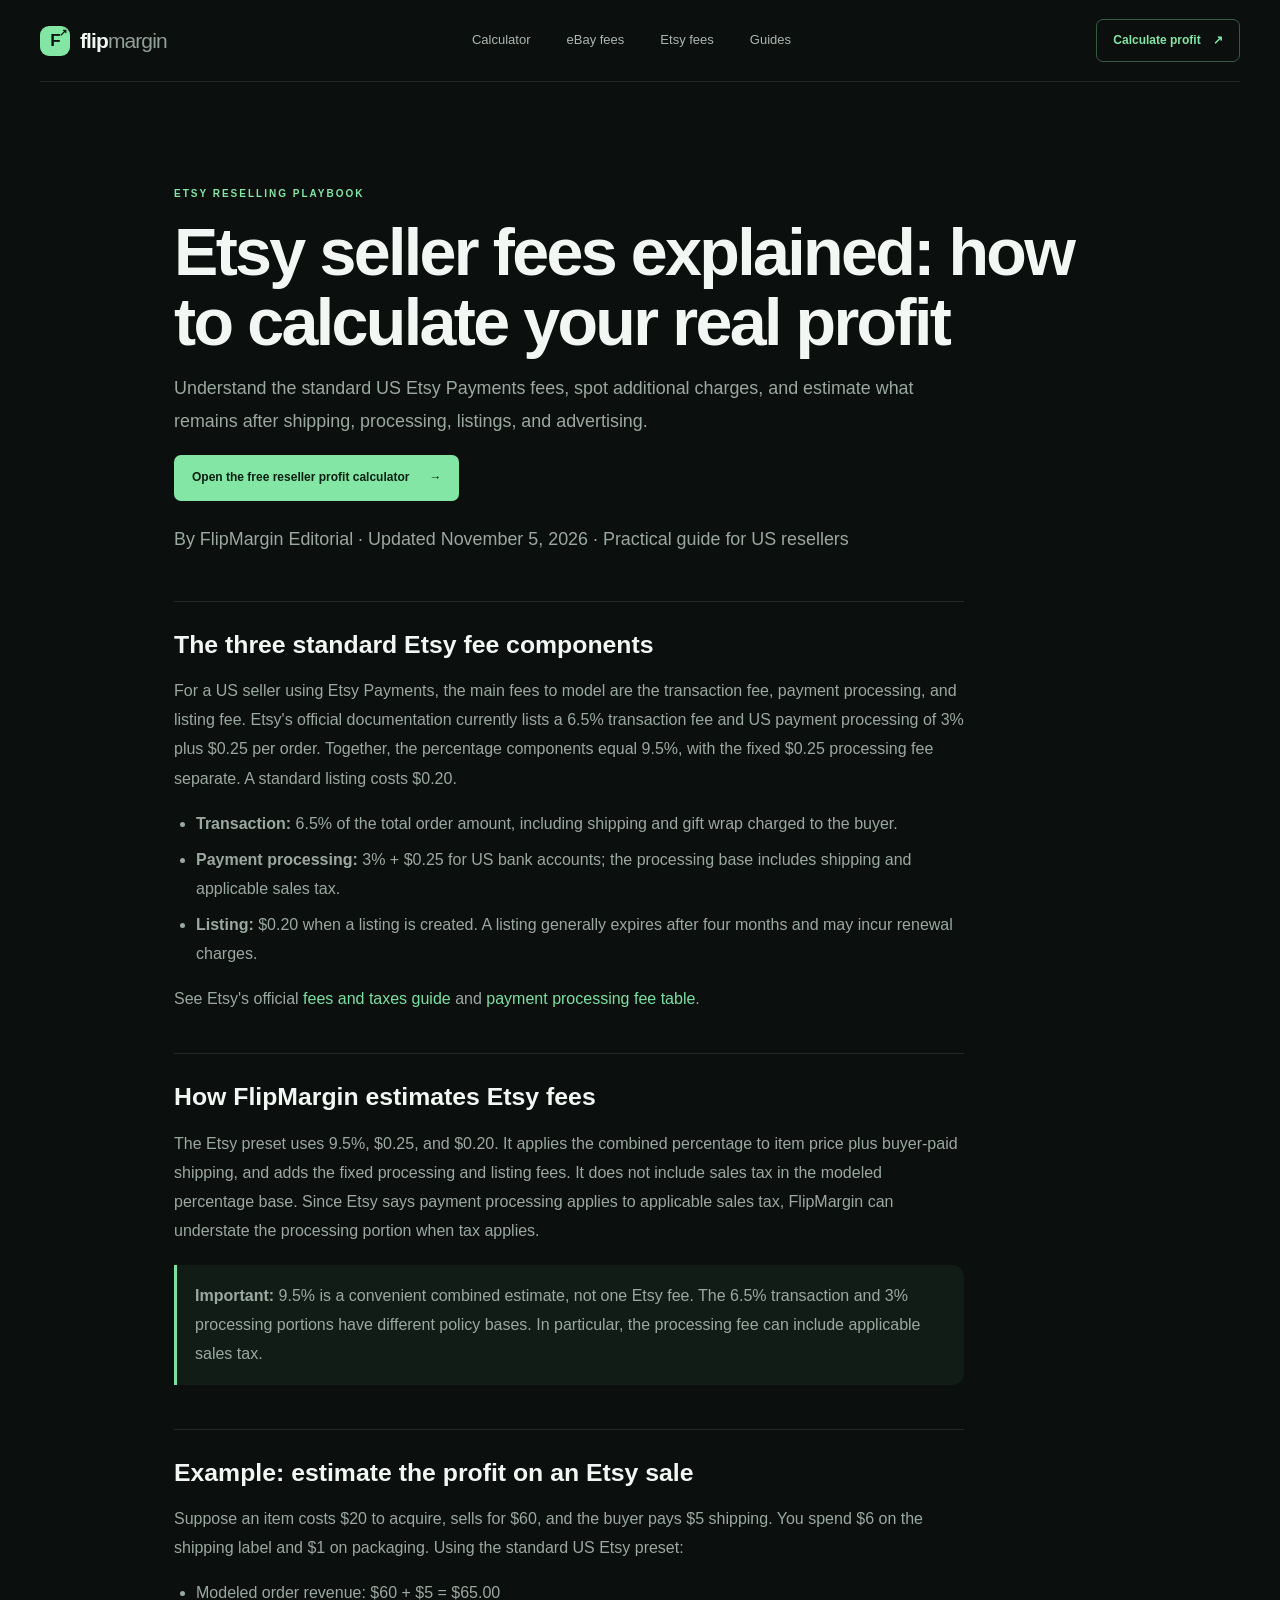
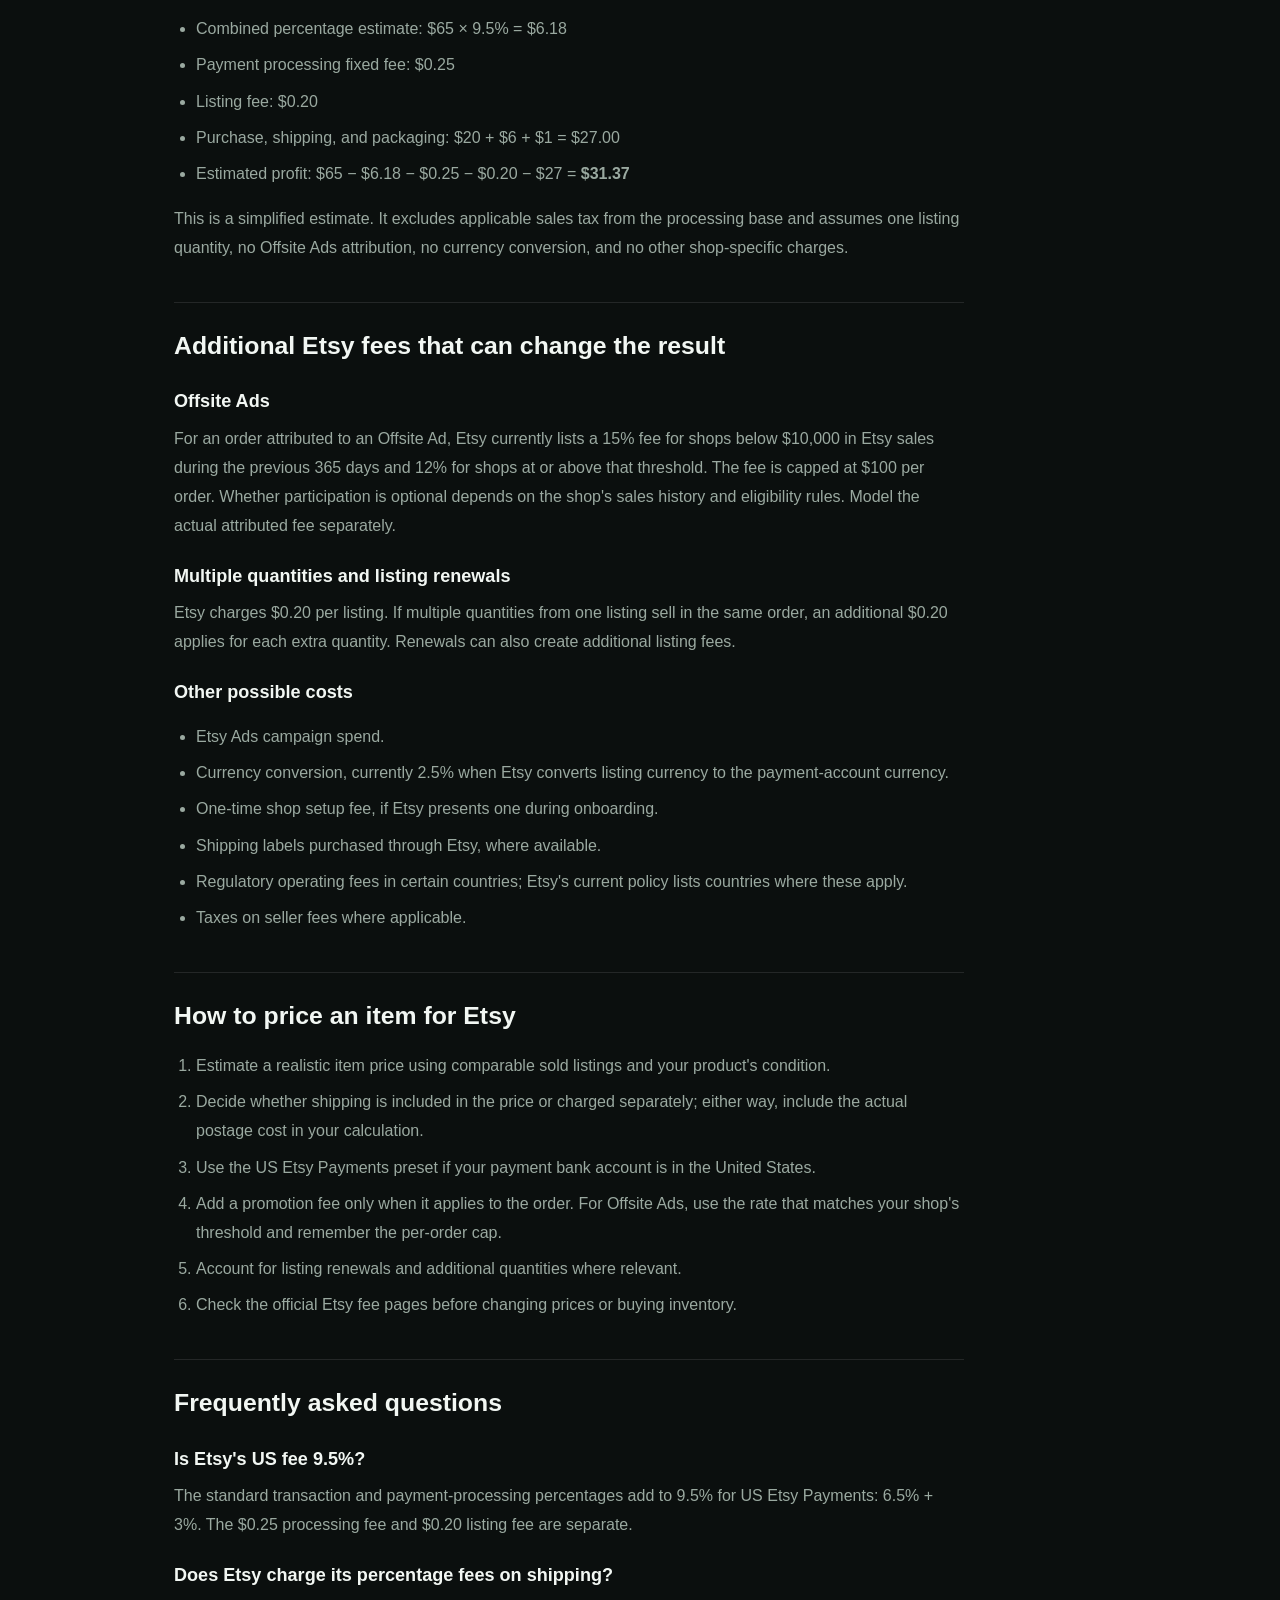
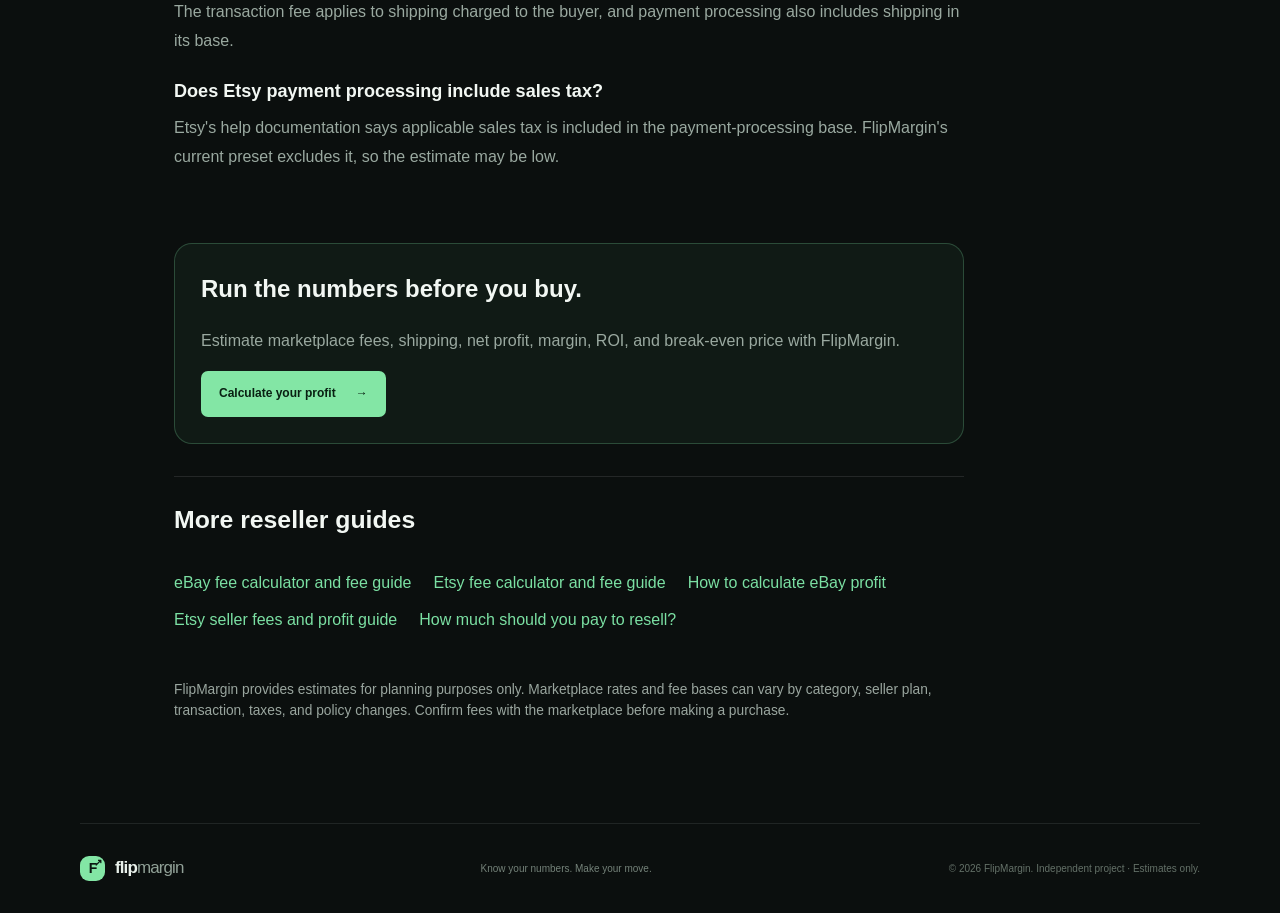
<file: etsy-seller-fees-profit-guide.html>
<!DOCTYPE html>
<html lang="en"><head>
<meta charset="UTF-8"><meta name="viewport" content="width=device-width, initial-scale=1.0">
<meta name="description" content="Understand Etsy US seller fees, including 6.5% transaction fees, 3% + $0.25 payment processing, listing fees, Offsite Ads, and profit estimates."><meta name="robots" content="index,follow">
<meta name="keywords" content="Etsy seller fees, Etsy profit calculator, Etsy payment processing fees, Etsy listing fee">
<link rel="canonical" href="https://flipmargin.mason-5d3.workers.dev/etsy-seller-fees-profit-guide.html"><meta name="theme-color" content="#0b0f0e">
<meta property="og:type" content="article"><meta property="og:title" content="Etsy Seller Fees Explained: Calculate Your Real Profit | FlipMargin"><meta property="og:description" content="Understand Etsy US seller fees, including 6.5% transaction fees, 3% + $0.25 payment processing, listing fees, Offsite Ads, and profit estimates."><meta property="og:url" content="https://flipmargin.mason-5d3.workers.dev/etsy-seller-fees-profit-guide.html">
<meta name="twitter:card" content="summary"><meta name="twitter:title" content="Etsy Seller Fees Explained: Calculate Your Real Profit | FlipMargin"><meta name="twitter:description" content="Understand Etsy US seller fees, including 6.5% transaction fees, 3% + $0.25 payment processing, listing fees, Offsite Ads, and profit estimates.">
<title>Etsy Seller Fees Explained: Calculate Your Real Profit | FlipMargin</title><link rel="stylesheet" href="styles.css"><style>
.guide-main{max-width:980px;margin:0 auto;padding:66px 24px 88px}.guide-hero{padding:38px 0 28px}.guide-hero h1{font-size:clamp(2.35rem,5.7vw,4.15rem);line-height:1.06;letter-spacing:-.04em;margin:15px 0}.guide-hero p{font-size:1.12rem;line-height:1.8;max-width:780px;color:var(--muted,#a8b2ad)}.guide-content{max-width:790px}.guide-section{padding:24px 0;border-top:1px solid rgba(255,255,255,.1)}.guide-section h2{font-size:1.55rem;margin:0 0 12px}.guide-section h3{font-size:1.13rem;margin:22px 0 8px}.guide-section p,.guide-section li{line-height:1.82;color:var(--muted,#a8b2ad)}.guide-section a,.article-links a{color:#7be0a3}.guide-section ul,.guide-section ol{padding-left:22px}.guide-section li{margin:7px 0}.guide-meta{font-size:.86rem;color:#9aa69f;margin-top:22px}.guide-cta{margin:32px 0;padding:26px;border:1px solid rgba(123,224,163,.25);border-radius:18px;background:rgba(123,224,163,.05)}.guide-cta p{color:var(--muted,#a8b2ad);line-height:1.7}.article-note{padding:16px 18px;border-left:3px solid #7be0a3;background:rgba(123,224,163,.06);border-radius:0 12px 12px 0;margin:20px 0}.article-note p{margin:0}.formula{padding:15px 18px;background:rgba(255,255,255,.045);border:1px solid rgba(255,255,255,.1);border-radius:12px;overflow-wrap:anywhere;color:#e6eee9;font-weight:600;line-height:1.8}.article-links{display:flex;flex-wrap:wrap;gap:12px 22px;padding-top:20px}
</style>
<script type="application/ld+json">{"@context":"https://schema.org","@type":"Article","headline":"Etsy seller fees explained: how to calculate your real profit","description":"Understand Etsy US seller fees, including 6.5% transaction fees, 3% + $0.25 payment processing, listing fees, Offsite Ads, and profit estimates.","author":{"@type":"Organization","name":"FlipMargin Editorial"},"publisher":{"@type":"Organization","name":"FlipMargin"},"datePublished":"2026-11-05","dateModified":"2026-11-05","mainEntityOfPage":"https://flipmargin.mason-5d3.workers.dev/etsy-seller-fees-profit-guide.html"}</script>
</head><body><header class="site-header"><a class="brand" href="index.html"><span class="brand-mark">F<span>↗</span></span><span>flip<span class="brand-light">margin</span></span></a><nav class="nav-links" aria-label="Main navigation"><a href="index.html#calculator">Calculator</a><a href="ebay-fee-calculator.html">eBay fees</a><a href="etsy-fee-calculator.html">Etsy fees</a><a href="index.html#learn">Guides</a></nav><a class="header-cta" href="index.html#calculator">Calculate profit <span>↗</span></a><button class="menu-toggle" id="menuToggle" aria-label="Toggle navigation" aria-expanded="false">☰</button></header><main class="guide-main"><div class="guide-hero"><div class="eyebrow">ETSY RESELLING PLAYBOOK</div><h1>Etsy seller fees explained: how to calculate your real profit</h1><p>Understand the standard US Etsy Payments fees, spot additional charges, and estimate what remains after shipping, processing, listings, and advertising.</p><a class="button button-primary" href="index.html#calculator">Open the free reseller profit calculator <span>→</span></a><p class="guide-meta">By FlipMargin Editorial · Updated November 5, 2026 · Practical guide for US resellers</p></div><div class="guide-content">
<section class="guide-section"><h2>The three standard Etsy fee components</h2><p>For a US seller using Etsy Payments, the main fees to model are the transaction fee, payment processing, and listing fee. Etsy's official documentation currently lists a 6.5% transaction fee and US payment processing of 3% plus $0.25 per order. Together, the percentage components equal 9.5%, with the fixed $0.25 processing fee separate. A standard listing costs $0.20.</p><ul><li><strong>Transaction:</strong> 6.5% of the total order amount, including shipping and gift wrap charged to the buyer.</li><li><strong>Payment processing:</strong> 3% + $0.25 for US bank accounts; the processing base includes shipping and applicable sales tax.</li><li><strong>Listing:</strong> $0.20 when a listing is created. A listing generally expires after four months and may incur renewal charges.</li></ul><p>See Etsy's official <a href="https://help.etsy.com/hc/en-us/articles/115014483627-What-are-the-Fees-and-Taxes-for-Selling-on-Etsy" rel="noopener">fees and taxes guide</a> and <a href="https://help.etsy.com/hc/en-us/articles/115015628847-What-are-Payment-Processing-Fees-for-Selling-on-Etsy" rel="noopener">payment processing fee table</a>.</p></section>
<section class="guide-section"><h2>How FlipMargin estimates Etsy fees</h2><p>The Etsy preset uses 9.5%, $0.25, and $0.20. It applies the combined percentage to item price plus buyer-paid shipping, and adds the fixed processing and listing fees. It does not include sales tax in the modeled percentage base. Since Etsy says payment processing applies to applicable sales tax, FlipMargin can understate the processing portion when tax applies.</p><div class="article-note"><p><strong>Important:</strong> 9.5% is a convenient combined estimate, not one Etsy fee. The 6.5% transaction and 3% processing portions have different policy bases. In particular, the processing fee can include applicable sales tax.</p></div></section>
<section class="guide-section"><h2>Example: estimate the profit on an Etsy sale</h2><p>Suppose an item costs $20 to acquire, sells for $60, and the buyer pays $5 shipping. You spend $6 on the shipping label and $1 on packaging. Using the standard US Etsy preset:</p><ul><li>Modeled order revenue: $60 + $5 = $65.00</li><li>Combined percentage estimate: $65 × 9.5% = $6.18</li><li>Payment processing fixed fee: $0.25</li><li>Listing fee: $0.20</li><li>Purchase, shipping, and packaging: $20 + $6 + $1 = $27.00</li><li>Estimated profit: $65 − $6.18 − $0.25 − $0.20 − $27 = <strong>$31.37</strong></li></ul><p>This is a simplified estimate. It excludes applicable sales tax from the processing base and assumes one listing quantity, no Offsite Ads attribution, no currency conversion, and no other shop-specific charges.</p></section>
<section class="guide-section"><h2>Additional Etsy fees that can change the result</h2><h3>Offsite Ads</h3><p>For an order attributed to an Offsite Ad, Etsy currently lists a 15% fee for shops below $10,000 in Etsy sales during the previous 365 days and 12% for shops at or above that threshold. The fee is capped at $100 per order. Whether participation is optional depends on the shop's sales history and eligibility rules. Model the actual attributed fee separately.</p><h3>Multiple quantities and listing renewals</h3><p>Etsy charges $0.20 per listing. If multiple quantities from one listing sell in the same order, an additional $0.20 applies for each extra quantity. Renewals can also create additional listing fees.</p><h3>Other possible costs</h3><ul><li>Etsy Ads campaign spend.</li><li>Currency conversion, currently 2.5% when Etsy converts listing currency to the payment-account currency.</li><li>One-time shop setup fee, if Etsy presents one during onboarding.</li><li>Shipping labels purchased through Etsy, where available.</li><li>Regulatory operating fees in certain countries; Etsy's current policy lists countries where these apply.</li><li>Taxes on seller fees where applicable.</li></ul></section>
<section class="guide-section"><h2>How to price an item for Etsy</h2><ol><li>Estimate a realistic item price using comparable sold listings and your product's condition.</li><li>Decide whether shipping is included in the price or charged separately; either way, include the actual postage cost in your calculation.</li><li>Use the US Etsy Payments preset if your payment bank account is in the United States.</li><li>Add a promotion fee only when it applies to the order. For Offsite Ads, use the rate that matches your shop's threshold and remember the per-order cap.</li><li>Account for listing renewals and additional quantities where relevant.</li><li>Check the official Etsy fee pages before changing prices or buying inventory.</li></ol></section>
<section class="guide-section"><h2>Frequently asked questions</h2><h3>Is Etsy's US fee 9.5%?</h3><p>The standard transaction and payment-processing percentages add to 9.5% for US Etsy Payments: 6.5% + 3%. The $0.25 processing fee and $0.20 listing fee are separate.</p><h3>Does Etsy charge its percentage fees on shipping?</h3><p>The transaction fee applies to shipping charged to the buyer, and payment processing also includes shipping in its base.</p><h3>Does Etsy payment processing include sales tax?</h3><p>Etsy's help documentation says applicable sales tax is included in the payment-processing base. FlipMargin's current preset excludes it, so the estimate may be low.</p></section>
<div class="guide-cta"><h2>Run the numbers before you buy.</h2><p>Estimate marketplace fees, shipping, net profit, margin, ROI, and break-even price with FlipMargin.</p><a class="button button-primary" href="index.html#calculator">Calculate your profit <span>→</span></a></div><section class="guide-section"><h2>More reseller guides</h2><div class="article-links"><a href="ebay-fee-calculator.html">eBay fee calculator and fee guide</a><a href="etsy-fee-calculator.html">Etsy fee calculator and fee guide</a><a href="how-to-calculate-ebay-profit.html">How to calculate eBay profit</a><a href="etsy-seller-fees-profit-guide.html">Etsy seller fees and profit guide</a><a href="how-much-to-pay-for-resale.html">How much should you pay to resell?</a></div></section><p class="guide-meta">FlipMargin provides estimates for planning purposes only. Marketplace rates and fee bases can vary by category, seller plan, transaction, taxes, and policy changes. Confirm fees with the marketplace before making a purchase.</p></div></main><footer class="site-footer section-wrap"><a class="brand footer-brand" href="index.html"><span class="brand-mark">F<span>↗</span></span><span>flip<span class="brand-light">margin</span></span></a><p>Know your numbers. Make your move.</p><span class="copyright">© 2026 FlipMargin. Independent project · Estimates only.</span></footer><script src="script.js"></script></body></html>
</file>
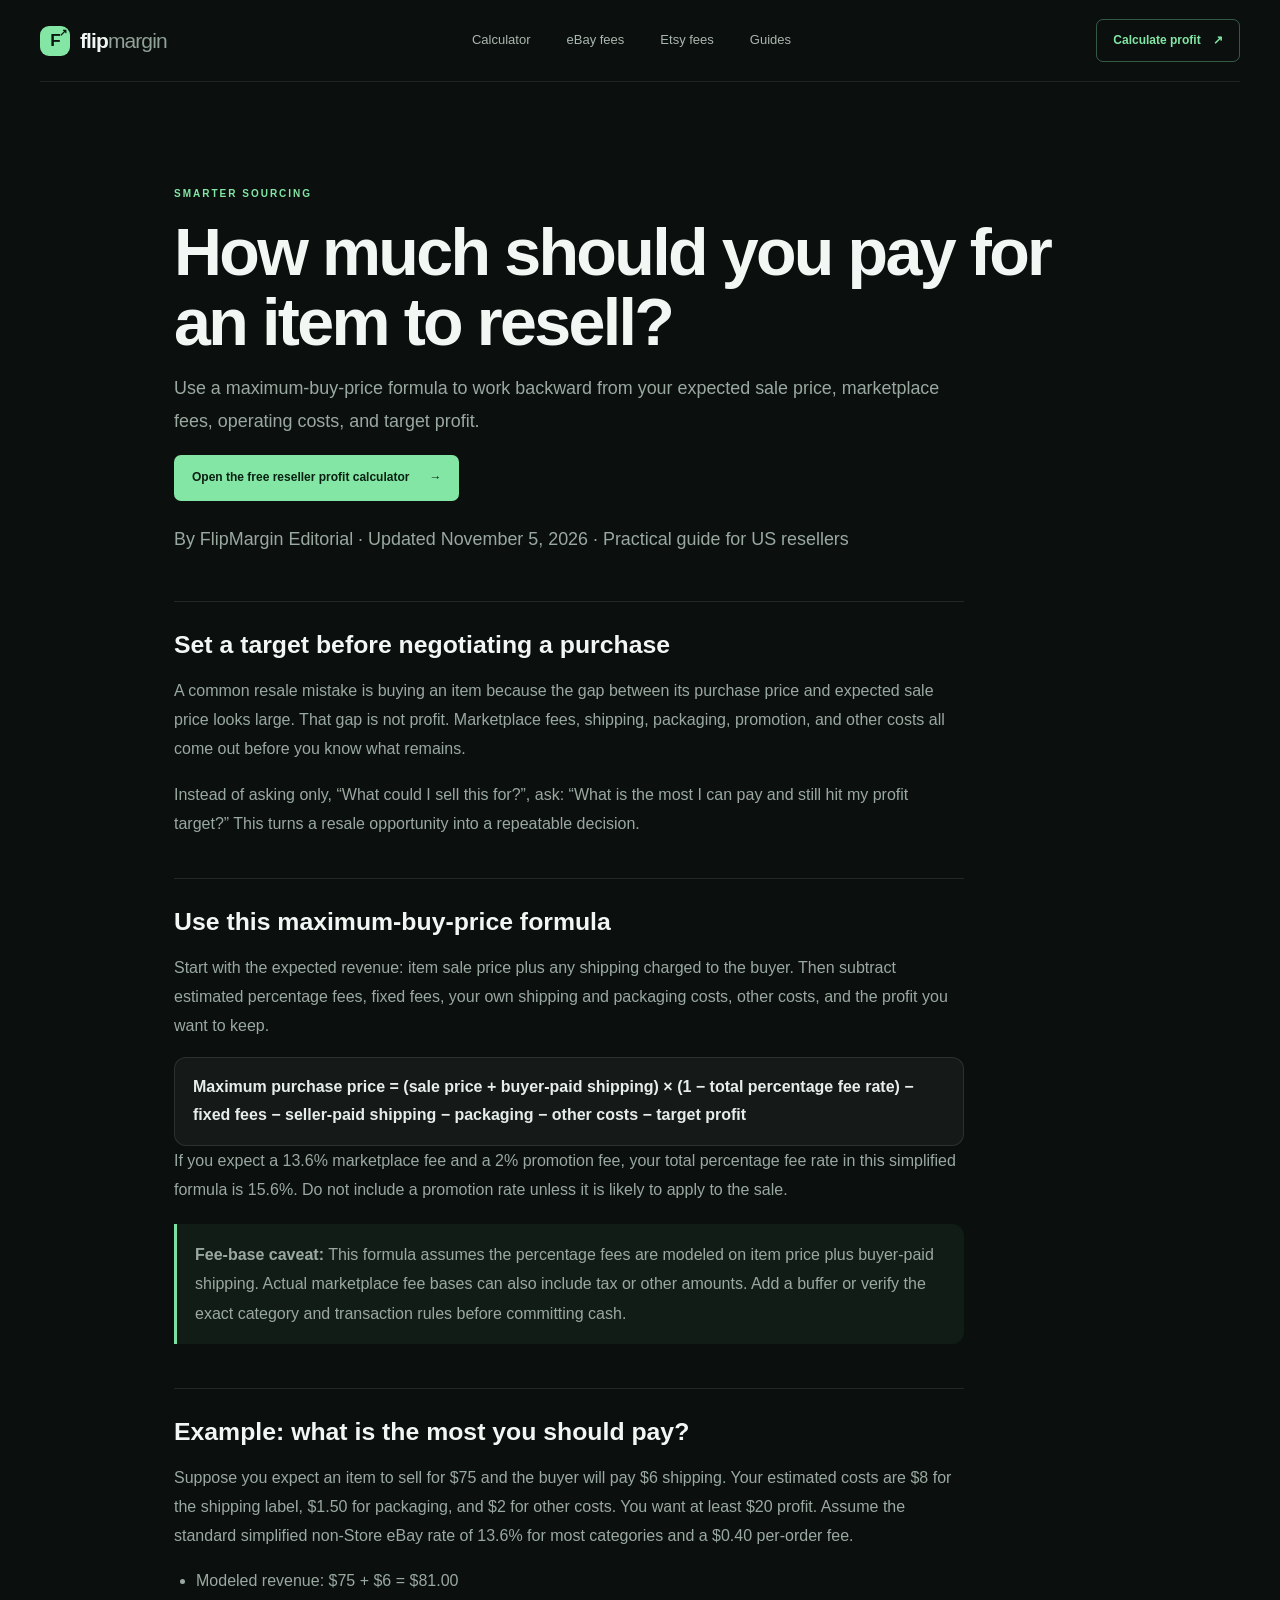
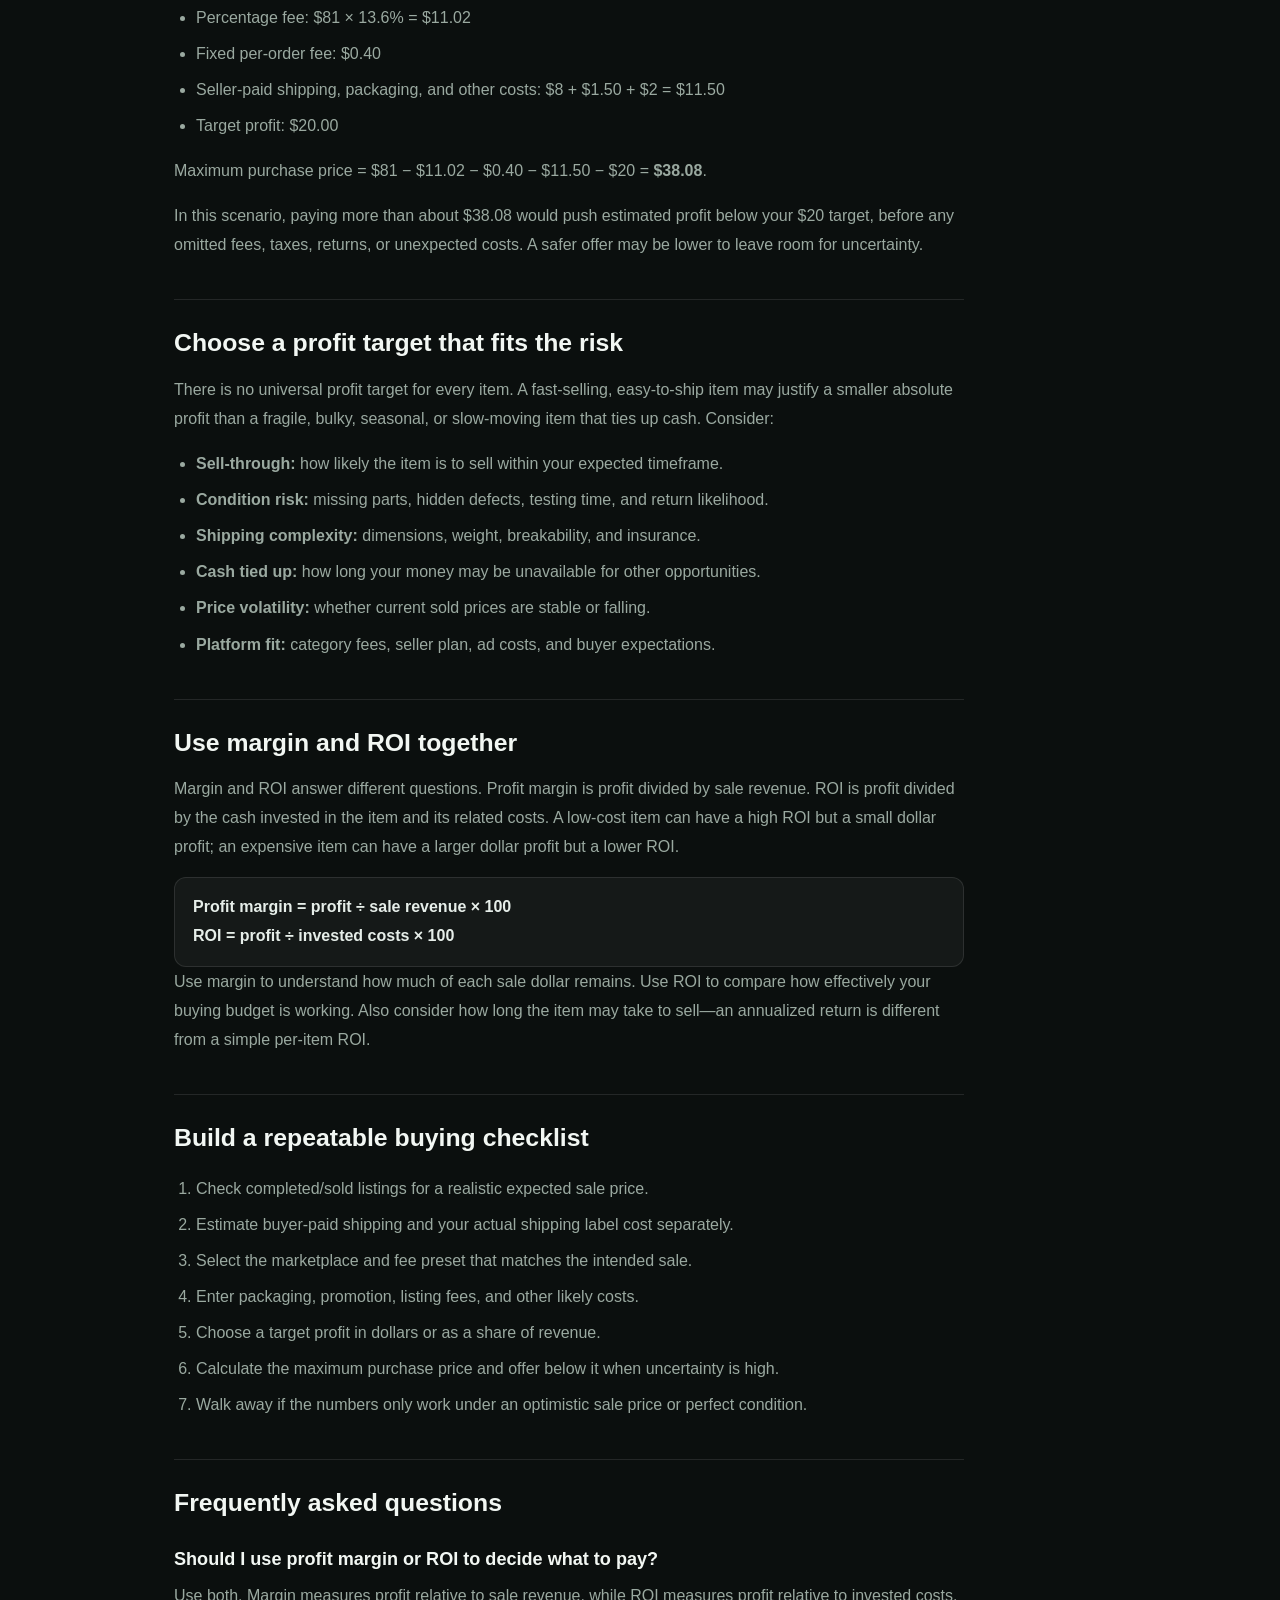
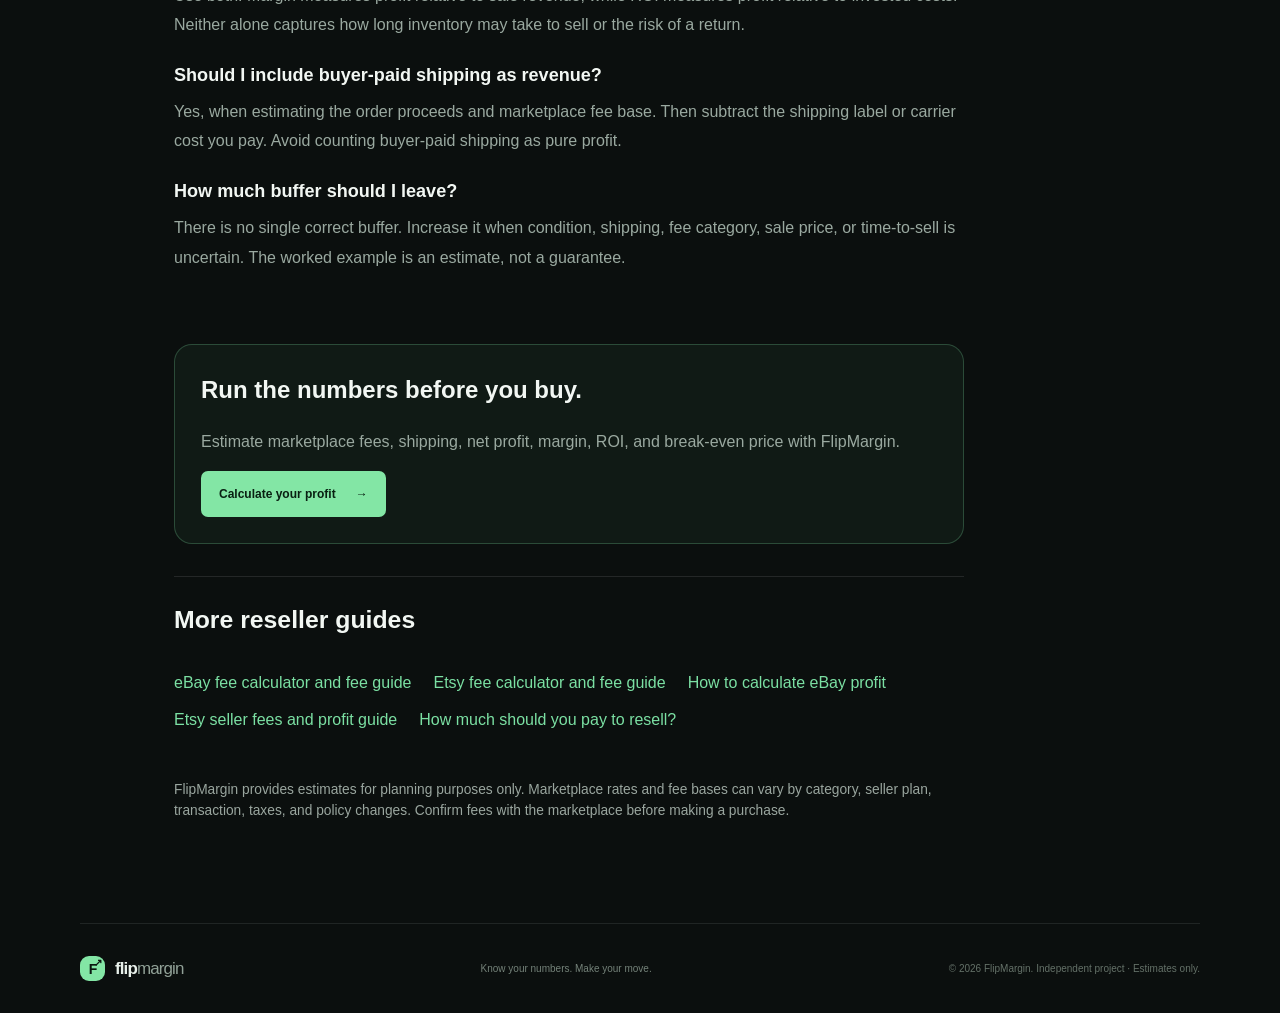
<file: how-much-to-pay-for-resale.html>
<!DOCTYPE html>
<html lang="en"><head>
<meta charset="UTF-8"><meta name="viewport" content="width=device-width, initial-scale=1.0">
<meta name="description" content="Find your maximum buy price before reselling. Use a simple formula for marketplace fees, shipping, packaging, target profit, margin, and ROI."><meta name="robots" content="index,follow">
<meta name="keywords" content="maximum buy price calculator, how much to pay to resell, reseller profit formula, resale ROI">
<link rel="canonical" href="https://flipmargin.mason-5d3.workers.dev/how-much-to-pay-for-resale.html"><meta name="theme-color" content="#0b0f0e">
<meta property="og:type" content="article"><meta property="og:title" content="How Much Should You Pay for an Item to Resell? | FlipMargin"><meta property="og:description" content="Find your maximum buy price before reselling. Use a simple formula for marketplace fees, shipping, packaging, target profit, margin, and ROI."><meta property="og:url" content="https://flipmargin.mason-5d3.workers.dev/how-much-to-pay-for-resale.html">
<meta name="twitter:card" content="summary"><meta name="twitter:title" content="How Much Should You Pay for an Item to Resell? | FlipMargin"><meta name="twitter:description" content="Find your maximum buy price before reselling. Use a simple formula for marketplace fees, shipping, packaging, target profit, margin, and ROI.">
<title>How Much Should You Pay for an Item to Resell? | FlipMargin</title><link rel="stylesheet" href="styles.css"><style>
.guide-main{max-width:980px;margin:0 auto;padding:66px 24px 88px}.guide-hero{padding:38px 0 28px}.guide-hero h1{font-size:clamp(2.35rem,5.7vw,4.15rem);line-height:1.06;letter-spacing:-.04em;margin:15px 0}.guide-hero p{font-size:1.12rem;line-height:1.8;max-width:780px;color:var(--muted,#a8b2ad)}.guide-content{max-width:790px}.guide-section{padding:24px 0;border-top:1px solid rgba(255,255,255,.1)}.guide-section h2{font-size:1.55rem;margin:0 0 12px}.guide-section h3{font-size:1.13rem;margin:22px 0 8px}.guide-section p,.guide-section li{line-height:1.82;color:var(--muted,#a8b2ad)}.guide-section a,.article-links a{color:#7be0a3}.guide-section ul,.guide-section ol{padding-left:22px}.guide-section li{margin:7px 0}.guide-meta{font-size:.86rem;color:#9aa69f;margin-top:22px}.guide-cta{margin:32px 0;padding:26px;border:1px solid rgba(123,224,163,.25);border-radius:18px;background:rgba(123,224,163,.05)}.guide-cta p{color:var(--muted,#a8b2ad);line-height:1.7}.article-note{padding:16px 18px;border-left:3px solid #7be0a3;background:rgba(123,224,163,.06);border-radius:0 12px 12px 0;margin:20px 0}.article-note p{margin:0}.formula{padding:15px 18px;background:rgba(255,255,255,.045);border:1px solid rgba(255,255,255,.1);border-radius:12px;overflow-wrap:anywhere;color:#e6eee9;font-weight:600;line-height:1.8}.article-links{display:flex;flex-wrap:wrap;gap:12px 22px;padding-top:20px}
</style>
<script type="application/ld+json">{"@context":"https://schema.org","@type":"Article","headline":"How much should you pay for an item to resell?","description":"Find your maximum buy price before reselling. Use a simple formula for marketplace fees, shipping, packaging, target profit, margin, and ROI.","author":{"@type":"Organization","name":"FlipMargin Editorial"},"publisher":{"@type":"Organization","name":"FlipMargin"},"datePublished":"2026-11-05","dateModified":"2026-11-05","mainEntityOfPage":"https://flipmargin.mason-5d3.workers.dev/how-much-to-pay-for-resale.html"}</script>
</head><body><header class="site-header"><a class="brand" href="index.html"><span class="brand-mark">F<span>↗</span></span><span>flip<span class="brand-light">margin</span></span></a><nav class="nav-links" aria-label="Main navigation"><a href="index.html#calculator">Calculator</a><a href="ebay-fee-calculator.html">eBay fees</a><a href="etsy-fee-calculator.html">Etsy fees</a><a href="index.html#learn">Guides</a></nav><a class="header-cta" href="index.html#calculator">Calculate profit <span>↗</span></a><button class="menu-toggle" id="menuToggle" aria-label="Toggle navigation" aria-expanded="false">☰</button></header><main class="guide-main"><div class="guide-hero"><div class="eyebrow">SMARTER SOURCING</div><h1>How much should you pay for an item to resell?</h1><p>Use a maximum-buy-price formula to work backward from your expected sale price, marketplace fees, operating costs, and target profit.</p><a class="button button-primary" href="index.html#calculator">Open the free reseller profit calculator <span>→</span></a><p class="guide-meta">By FlipMargin Editorial · Updated November 5, 2026 · Practical guide for US resellers</p></div><div class="guide-content">
<section class="guide-section"><h2>Set a target before negotiating a purchase</h2><p>A common resale mistake is buying an item because the gap between its purchase price and expected sale price looks large. That gap is not profit. Marketplace fees, shipping, packaging, promotion, and other costs all come out before you know what remains.</p><p>Instead of asking only, “What could I sell this for?”, ask: “What is the most I can pay and still hit my profit target?” This turns a resale opportunity into a repeatable decision.</p></section>
<section class="guide-section"><h2>Use this maximum-buy-price formula</h2><p>Start with the expected revenue: item sale price plus any shipping charged to the buyer. Then subtract estimated percentage fees, fixed fees, your own shipping and packaging costs, other costs, and the profit you want to keep.</p><div class="formula">Maximum purchase price = (sale price + buyer-paid shipping) × (1 − total percentage fee rate) − fixed fees − seller-paid shipping − packaging − other costs − target profit</div><p>If you expect a 13.6% marketplace fee and a 2% promotion fee, your total percentage fee rate in this simplified formula is 15.6%. Do not include a promotion rate unless it is likely to apply to the sale.</p><div class="article-note"><p><strong>Fee-base caveat:</strong> This formula assumes the percentage fees are modeled on item price plus buyer-paid shipping. Actual marketplace fee bases can also include tax or other amounts. Add a buffer or verify the exact category and transaction rules before committing cash.</p></div></section>
<section class="guide-section"><h2>Example: what is the most you should pay?</h2><p>Suppose you expect an item to sell for $75 and the buyer will pay $6 shipping. Your estimated costs are $8 for the shipping label, $1.50 for packaging, and $2 for other costs. You want at least $20 profit. Assume the standard simplified non-Store eBay rate of 13.6% for most categories and a $0.40 per-order fee.</p><ul><li>Modeled revenue: $75 + $6 = $81.00</li><li>Percentage fee: $81 × 13.6% = $11.02</li><li>Fixed per-order fee: $0.40</li><li>Seller-paid shipping, packaging, and other costs: $8 + $1.50 + $2 = $11.50</li><li>Target profit: $20.00</li></ul><p>Maximum purchase price = $81 − $11.02 − $0.40 − $11.50 − $20 = <strong>$38.08</strong>.</p><p>In this scenario, paying more than about $38.08 would push estimated profit below your $20 target, before any omitted fees, taxes, returns, or unexpected costs. A safer offer may be lower to leave room for uncertainty.</p></section>
<section class="guide-section"><h2>Choose a profit target that fits the risk</h2><p>There is no universal profit target for every item. A fast-selling, easy-to-ship item may justify a smaller absolute profit than a fragile, bulky, seasonal, or slow-moving item that ties up cash. Consider:</p><ul><li><strong>Sell-through:</strong> how likely the item is to sell within your expected timeframe.</li><li><strong>Condition risk:</strong> missing parts, hidden defects, testing time, and return likelihood.</li><li><strong>Shipping complexity:</strong> dimensions, weight, breakability, and insurance.</li><li><strong>Cash tied up:</strong> how long your money may be unavailable for other opportunities.</li><li><strong>Price volatility:</strong> whether current sold prices are stable or falling.</li><li><strong>Platform fit:</strong> category fees, seller plan, ad costs, and buyer expectations.</li></ul></section>
<section class="guide-section"><h2>Use margin and ROI together</h2><p>Margin and ROI answer different questions. Profit margin is profit divided by sale revenue. ROI is profit divided by the cash invested in the item and its related costs. A low-cost item can have a high ROI but a small dollar profit; an expensive item can have a larger dollar profit but a lower ROI.</p><div class="formula">Profit margin = profit ÷ sale revenue × 100<br>ROI = profit ÷ invested costs × 100</div><p>Use margin to understand how much of each sale dollar remains. Use ROI to compare how effectively your buying budget is working. Also consider how long the item may take to sell—an annualized return is different from a simple per-item ROI.</p></section>
<section class="guide-section"><h2>Build a repeatable buying checklist</h2><ol><li>Check completed/sold listings for a realistic expected sale price.</li><li>Estimate buyer-paid shipping and your actual shipping label cost separately.</li><li>Select the marketplace and fee preset that matches the intended sale.</li><li>Enter packaging, promotion, listing fees, and other likely costs.</li><li>Choose a target profit in dollars or as a share of revenue.</li><li>Calculate the maximum purchase price and offer below it when uncertainty is high.</li><li>Walk away if the numbers only work under an optimistic sale price or perfect condition.</li></ol></section>
<section class="guide-section"><h2>Frequently asked questions</h2><h3>Should I use profit margin or ROI to decide what to pay?</h3><p>Use both. Margin measures profit relative to sale revenue, while ROI measures profit relative to invested costs. Neither alone captures how long inventory may take to sell or the risk of a return.</p><h3>Should I include buyer-paid shipping as revenue?</h3><p>Yes, when estimating the order proceeds and marketplace fee base. Then subtract the shipping label or carrier cost you pay. Avoid counting buyer-paid shipping as pure profit.</p><h3>How much buffer should I leave?</h3><p>There is no single correct buffer. Increase it when condition, shipping, fee category, sale price, or time-to-sell is uncertain. The worked example is an estimate, not a guarantee.</p></section>
<div class="guide-cta"><h2>Run the numbers before you buy.</h2><p>Estimate marketplace fees, shipping, net profit, margin, ROI, and break-even price with FlipMargin.</p><a class="button button-primary" href="index.html#calculator">Calculate your profit <span>→</span></a></div><section class="guide-section"><h2>More reseller guides</h2><div class="article-links"><a href="ebay-fee-calculator.html">eBay fee calculator and fee guide</a><a href="etsy-fee-calculator.html">Etsy fee calculator and fee guide</a><a href="how-to-calculate-ebay-profit.html">How to calculate eBay profit</a><a href="etsy-seller-fees-profit-guide.html">Etsy seller fees and profit guide</a><a href="how-much-to-pay-for-resale.html">How much should you pay to resell?</a></div></section><p class="guide-meta">FlipMargin provides estimates for planning purposes only. Marketplace rates and fee bases can vary by category, seller plan, transaction, taxes, and policy changes. Confirm fees with the marketplace before making a purchase.</p></div></main><footer class="site-footer section-wrap"><a class="brand footer-brand" href="index.html"><span class="brand-mark">F<span>↗</span></span><span>flip<span class="brand-light">margin</span></span></a><p>Know your numbers. Make your move.</p><span class="copyright">© 2026 FlipMargin. Independent project · Estimates only.</span></footer><script src="script.js"></script></body></html>
</file>
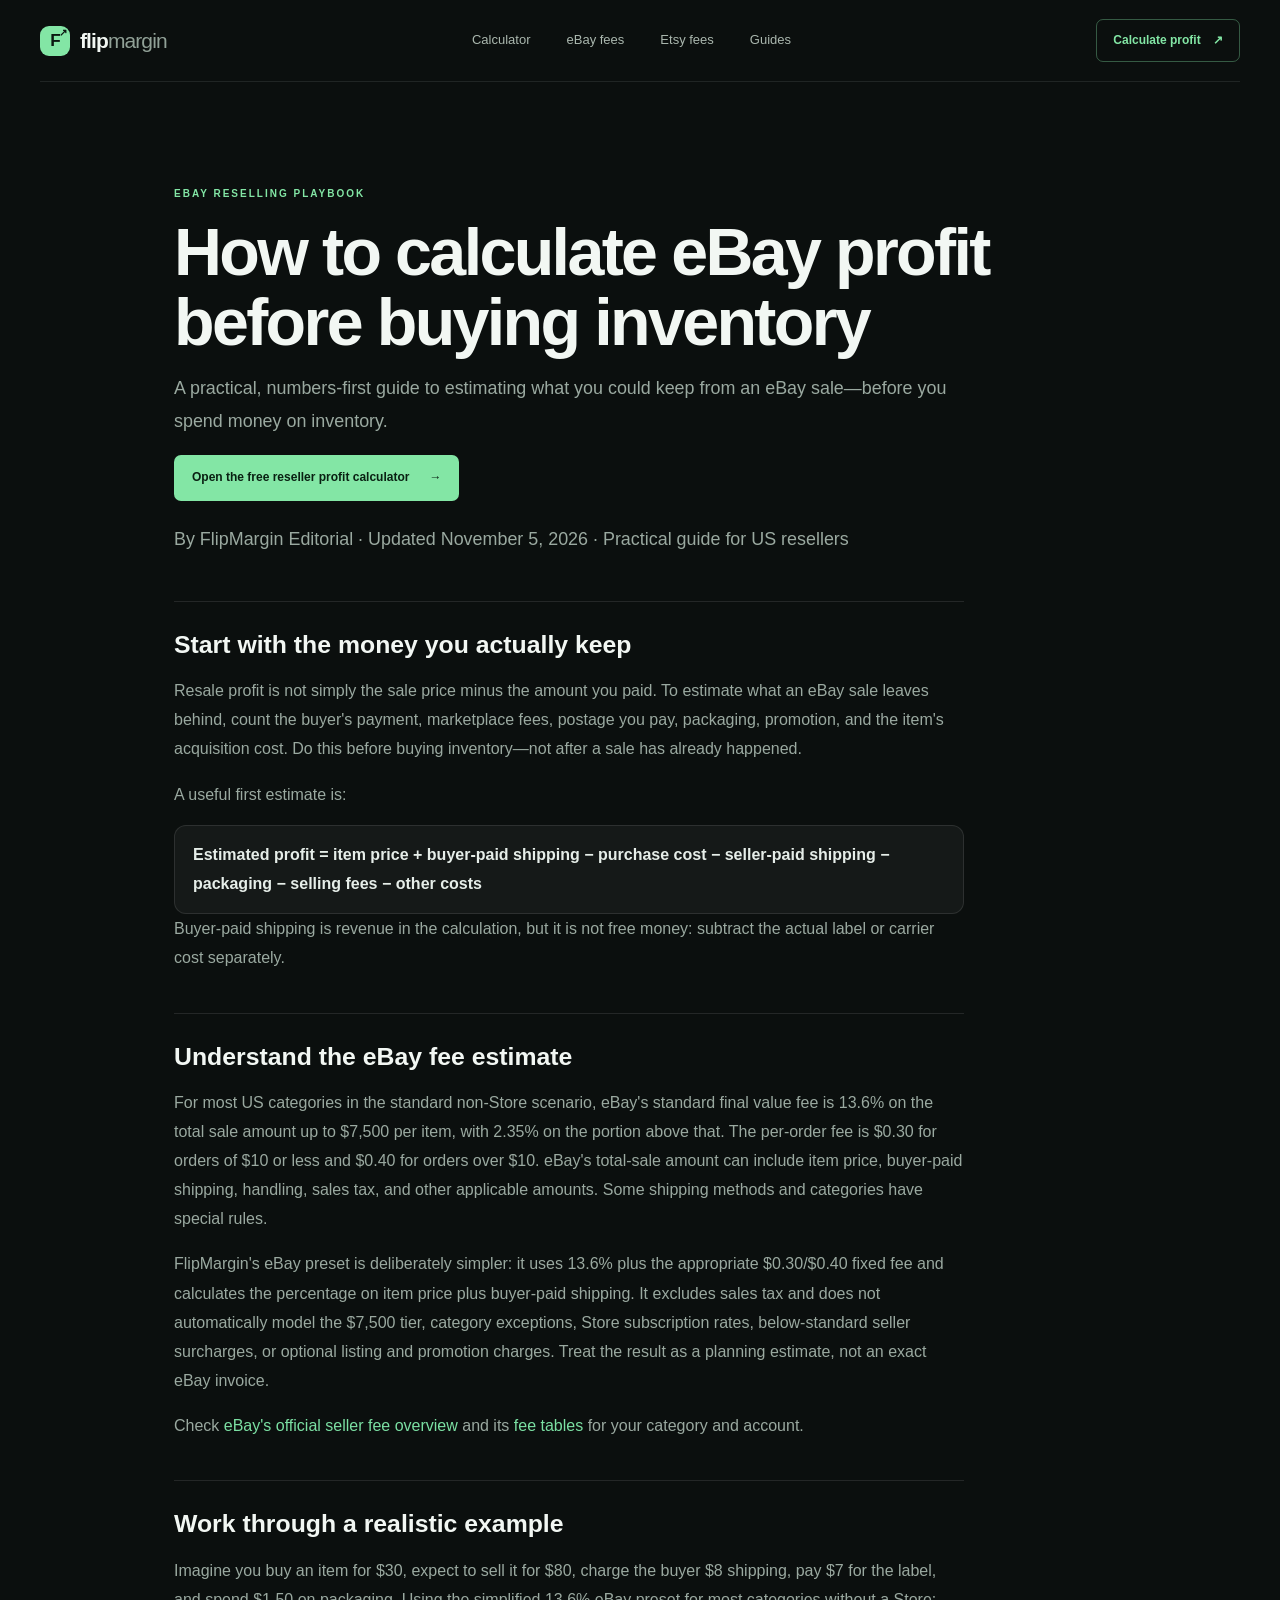
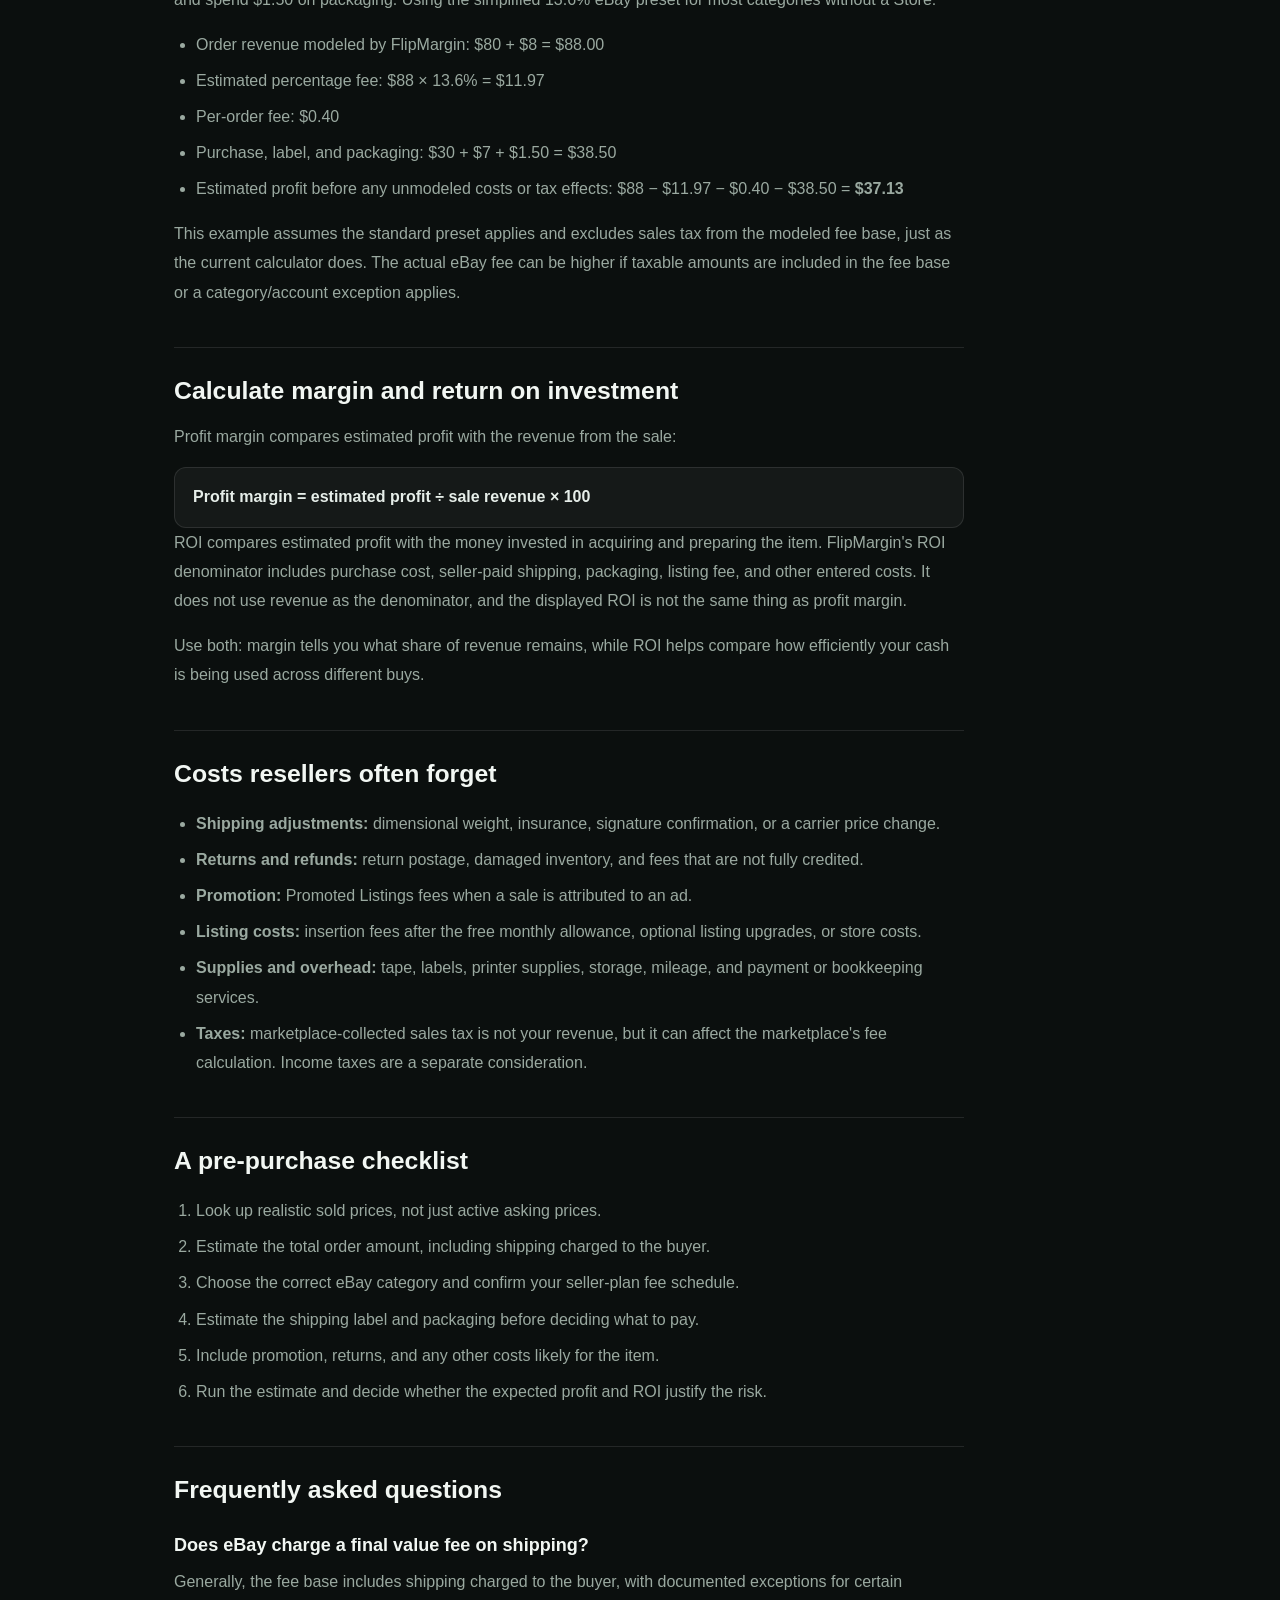
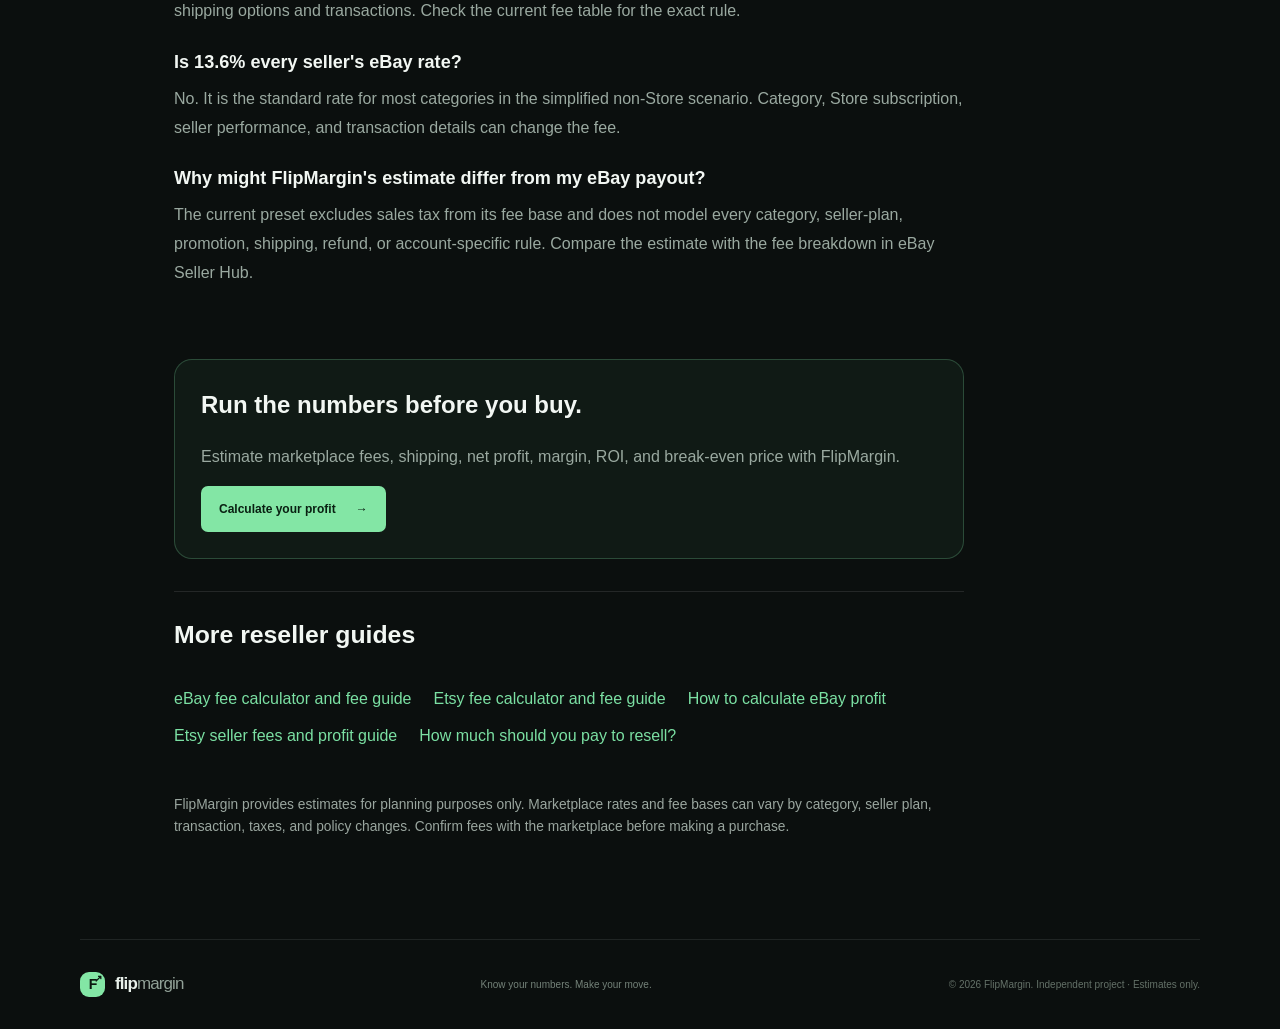
<file: how-to-calculate-ebay-profit.html>
<!DOCTYPE html>
<html lang="en"><head>
<meta charset="UTF-8"><meta name="viewport" content="width=device-width, initial-scale=1.0">
<meta name="description" content="Learn how to estimate eBay profit before buying inventory. Account for final value fees, shipping, packaging, promotion, profit margin, and ROI."><meta name="robots" content="index,follow">
<meta name="keywords" content="eBay profit calculator, calculate eBay profit, eBay selling fees, reseller profit">
<link rel="canonical" href="https://flipmargin.mason-5d3.workers.dev/how-to-calculate-ebay-profit.html"><meta name="theme-color" content="#0b0f0e">
<meta property="og:type" content="article"><meta property="og:title" content="How to Calculate eBay Profit Before Buying Inventory | FlipMargin"><meta property="og:description" content="Learn how to estimate eBay profit before buying inventory. Account for final value fees, shipping, packaging, promotion, profit margin, and ROI."><meta property="og:url" content="https://flipmargin.mason-5d3.workers.dev/how-to-calculate-ebay-profit.html">
<meta name="twitter:card" content="summary"><meta name="twitter:title" content="How to Calculate eBay Profit Before Buying Inventory | FlipMargin"><meta name="twitter:description" content="Learn how to estimate eBay profit before buying inventory. Account for final value fees, shipping, packaging, promotion, profit margin, and ROI.">
<title>How to Calculate eBay Profit Before Buying Inventory | FlipMargin</title><link rel="stylesheet" href="styles.css"><style>
.guide-main{max-width:980px;margin:0 auto;padding:66px 24px 88px}.guide-hero{padding:38px 0 28px}.guide-hero h1{font-size:clamp(2.35rem,5.7vw,4.15rem);line-height:1.06;letter-spacing:-.04em;margin:15px 0}.guide-hero p{font-size:1.12rem;line-height:1.8;max-width:780px;color:var(--muted,#a8b2ad)}.guide-content{max-width:790px}.guide-section{padding:24px 0;border-top:1px solid rgba(255,255,255,.1)}.guide-section h2{font-size:1.55rem;margin:0 0 12px}.guide-section h3{font-size:1.13rem;margin:22px 0 8px}.guide-section p,.guide-section li{line-height:1.82;color:var(--muted,#a8b2ad)}.guide-section a,.article-links a{color:#7be0a3}.guide-section ul,.guide-section ol{padding-left:22px}.guide-section li{margin:7px 0}.guide-meta{font-size:.86rem;color:#9aa69f;margin-top:22px}.guide-cta{margin:32px 0;padding:26px;border:1px solid rgba(123,224,163,.25);border-radius:18px;background:rgba(123,224,163,.05)}.guide-cta p{color:var(--muted,#a8b2ad);line-height:1.7}.article-note{padding:16px 18px;border-left:3px solid #7be0a3;background:rgba(123,224,163,.06);border-radius:0 12px 12px 0;margin:20px 0}.article-note p{margin:0}.formula{padding:15px 18px;background:rgba(255,255,255,.045);border:1px solid rgba(255,255,255,.1);border-radius:12px;overflow-wrap:anywhere;color:#e6eee9;font-weight:600;line-height:1.8}.article-links{display:flex;flex-wrap:wrap;gap:12px 22px;padding-top:20px}
</style>
<script type="application/ld+json">{"@context":"https://schema.org","@type":"Article","headline":"How to calculate eBay profit before buying inventory","description":"Learn how to estimate eBay profit before buying inventory. Account for final value fees, shipping, packaging, promotion, profit margin, and ROI.","author":{"@type":"Organization","name":"FlipMargin Editorial"},"publisher":{"@type":"Organization","name":"FlipMargin"},"datePublished":"2026-11-05","dateModified":"2026-11-05","mainEntityOfPage":"https://flipmargin.mason-5d3.workers.dev/how-to-calculate-ebay-profit.html"}</script>
</head><body><header class="site-header"><a class="brand" href="index.html"><span class="brand-mark">F<span>↗</span></span><span>flip<span class="brand-light">margin</span></span></a><nav class="nav-links" aria-label="Main navigation"><a href="index.html#calculator">Calculator</a><a href="ebay-fee-calculator.html">eBay fees</a><a href="etsy-fee-calculator.html">Etsy fees</a><a href="index.html#learn">Guides</a></nav><a class="header-cta" href="index.html#calculator">Calculate profit <span>↗</span></a><button class="menu-toggle" id="menuToggle" aria-label="Toggle navigation" aria-expanded="false">☰</button></header><main class="guide-main"><div class="guide-hero"><div class="eyebrow">EBAY RESELLING PLAYBOOK</div><h1>How to calculate eBay profit before buying inventory</h1><p>A practical, numbers-first guide to estimating what you could keep from an eBay sale—before you spend money on inventory.</p><a class="button button-primary" href="index.html#calculator">Open the free reseller profit calculator <span>→</span></a><p class="guide-meta">By FlipMargin Editorial · Updated November 5, 2026 · Practical guide for US resellers</p></div><div class="guide-content">
<section class="guide-section"><h2>Start with the money you actually keep</h2><p>Resale profit is not simply the sale price minus the amount you paid. To estimate what an eBay sale leaves behind, count the buyer's payment, marketplace fees, postage you pay, packaging, promotion, and the item's acquisition cost. Do this before buying inventory—not after a sale has already happened.</p><p>A useful first estimate is:</p><div class="formula">Estimated profit = item price + buyer-paid shipping − purchase cost − seller-paid shipping − packaging − selling fees − other costs</div><p>Buyer-paid shipping is revenue in the calculation, but it is not free money: subtract the actual label or carrier cost separately.</p></section>
<section class="guide-section"><h2>Understand the eBay fee estimate</h2><p>For most US categories in the standard non-Store scenario, eBay's standard final value fee is 13.6% on the total sale amount up to $7,500 per item, with 2.35% on the portion above that. The per-order fee is $0.30 for orders of $10 or less and $0.40 for orders over $10. eBay's total-sale amount can include item price, buyer-paid shipping, handling, sales tax, and other applicable amounts. Some shipping methods and categories have special rules.</p><p>FlipMargin's eBay preset is deliberately simpler: it uses 13.6% plus the appropriate $0.30/$0.40 fixed fee and calculates the percentage on item price plus buyer-paid shipping. It excludes sales tax and does not automatically model the $7,500 tier, category exceptions, Store subscription rates, below-standard seller surcharges, or optional listing and promotion charges. Treat the result as a planning estimate, not an exact eBay invoice.</p><p>Check <a href="https://www.ebay.com/sellercenter/selling/start-selling-on-ebay/seller-fees" rel="noopener">eBay's official seller fee overview</a> and its <a href="https://www.ebay.com/help/selling/fees-credits-invoices/fee-tables?id=4822" rel="noopener">fee tables</a> for your category and account.</p></section>
<section class="guide-section"><h2>Work through a realistic example</h2><p>Imagine you buy an item for $30, expect to sell it for $80, charge the buyer $8 shipping, pay $7 for the label, and spend $1.50 on packaging. Using the simplified 13.6% eBay preset for most categories without a Store:</p><ul><li>Order revenue modeled by FlipMargin: $80 + $8 = $88.00</li><li>Estimated percentage fee: $88 × 13.6% = $11.97</li><li>Per-order fee: $0.40</li><li>Purchase, label, and packaging: $30 + $7 + $1.50 = $38.50</li><li>Estimated profit before any unmodeled costs or tax effects: $88 − $11.97 − $0.40 − $38.50 = <strong>$37.13</strong></li></ul><p>This example assumes the standard preset applies and excludes sales tax from the modeled fee base, just as the current calculator does. The actual eBay fee can be higher if taxable amounts are included in the fee base or a category/account exception applies.</p></section>
<section class="guide-section"><h2>Calculate margin and return on investment</h2><p>Profit margin compares estimated profit with the revenue from the sale:</p><div class="formula">Profit margin = estimated profit ÷ sale revenue × 100</div><p>ROI compares estimated profit with the money invested in acquiring and preparing the item. FlipMargin's ROI denominator includes purchase cost, seller-paid shipping, packaging, listing fee, and other entered costs. It does not use revenue as the denominator, and the displayed ROI is not the same thing as profit margin.</p><p>Use both: margin tells you what share of revenue remains, while ROI helps compare how efficiently your cash is being used across different buys.</p></section>
<section class="guide-section"><h2>Costs resellers often forget</h2><ul><li><strong>Shipping adjustments:</strong> dimensional weight, insurance, signature confirmation, or a carrier price change.</li><li><strong>Returns and refunds:</strong> return postage, damaged inventory, and fees that are not fully credited.</li><li><strong>Promotion:</strong> Promoted Listings fees when a sale is attributed to an ad.</li><li><strong>Listing costs:</strong> insertion fees after the free monthly allowance, optional listing upgrades, or store costs.</li><li><strong>Supplies and overhead:</strong> tape, labels, printer supplies, storage, mileage, and payment or bookkeeping services.</li><li><strong>Taxes:</strong> marketplace-collected sales tax is not your revenue, but it can affect the marketplace's fee calculation. Income taxes are a separate consideration.</li></ul></section>
<section class="guide-section"><h2>A pre-purchase checklist</h2><ol><li>Look up realistic sold prices, not just active asking prices.</li><li>Estimate the total order amount, including shipping charged to the buyer.</li><li>Choose the correct eBay category and confirm your seller-plan fee schedule.</li><li>Estimate the shipping label and packaging before deciding what to pay.</li><li>Include promotion, returns, and any other costs likely for the item.</li><li>Run the estimate and decide whether the expected profit and ROI justify the risk.</li></ol></section>
<section class="guide-section"><h2>Frequently asked questions</h2><h3>Does eBay charge a final value fee on shipping?</h3><p>Generally, the fee base includes shipping charged to the buyer, with documented exceptions for certain shipping options and transactions. Check the current fee table for the exact rule.</p><h3>Is 13.6% every seller's eBay rate?</h3><p>No. It is the standard rate for most categories in the simplified non-Store scenario. Category, Store subscription, seller performance, and transaction details can change the fee.</p><h3>Why might FlipMargin's estimate differ from my eBay payout?</h3><p>The current preset excludes sales tax from its fee base and does not model every category, seller-plan, promotion, shipping, refund, or account-specific rule. Compare the estimate with the fee breakdown in eBay Seller Hub.</p></section>
<div class="guide-cta"><h2>Run the numbers before you buy.</h2><p>Estimate marketplace fees, shipping, net profit, margin, ROI, and break-even price with FlipMargin.</p><a class="button button-primary" href="index.html#calculator">Calculate your profit <span>→</span></a></div><section class="guide-section"><h2>More reseller guides</h2><div class="article-links"><a href="ebay-fee-calculator.html">eBay fee calculator and fee guide</a><a href="etsy-fee-calculator.html">Etsy fee calculator and fee guide</a><a href="how-to-calculate-ebay-profit.html">How to calculate eBay profit</a><a href="etsy-seller-fees-profit-guide.html">Etsy seller fees and profit guide</a><a href="how-much-to-pay-for-resale.html">How much should you pay to resell?</a></div></section><p class="guide-meta">FlipMargin provides estimates for planning purposes only. Marketplace rates and fee bases can vary by category, seller plan, transaction, taxes, and policy changes. Confirm fees with the marketplace before making a purchase.</p></div></main><footer class="site-footer section-wrap"><a class="brand footer-brand" href="index.html"><span class="brand-mark">F<span>↗</span></span><span>flip<span class="brand-light">margin</span></span></a><p>Know your numbers. Make your move.</p><span class="copyright">© 2026 FlipMargin. Independent project · Estimates only.</span></footer><script src="script.js"></script></body></html>
</file>
<file: styles.css>
:root {
  --bg: #0b0f0e;
  --panel: #111816;
  --panel-2: #151e1b;
  --line: rgba(211, 235, 220, .10);
  --text: #f2f7f3;
  --muted: #9aa9a0;
  --green: #83e6a5;
  --green-strong: #35c879;
  --font: "DM Sans", sans-serif;
  --display: "Space Grotesk", sans-serif;
}
* { box-sizing: border-box; }
html { scroll-behavior: smooth; scroll-padding-top: 90px; }
body { margin: 0; background: var(--bg); color: var(--text); font-family: var(--font); line-height: 1.55; overflow-x: hidden; }
a { color: inherit; text-decoration: none; }
.ambient { position: absolute; width: 420px; height: 420px; border-radius: 50%; filter: blur(130px); opacity: .12; pointer-events: none; z-index: -1; }
.ambient-one { background: #20bd6b; top: 40px; left: -220px; }
.ambient-two { background: #3b8e72; top: 500px; right: -300px; }
.section-wrap { width: min(1120px, calc(100% - 48px)); margin: 0 auto; }
.site-header { width: min(1200px, calc(100% - 48px)); margin: 0 auto; height: 82px; display: flex; align-items: center; justify-content: space-between; border-bottom: 1px solid var(--line); position: relative; z-index: 5; }
.brand { display: inline-flex; align-items: center; gap: 10px; font: 700 21px var(--display); letter-spacing: -.9px; }
.brand-mark { width: 30px; height: 30px; display: grid; place-items: center; border-radius: 9px; background: var(--green); color: #0b1710; font: 700 17px var(--display); position: relative; }
.brand-mark span { font-size: 10px; position: absolute; right: 4px; top: 1px; }
.brand-light { color: #91a197; font-weight: 500; }
.nav-links { display: flex; gap: 36px; color: #aab7ae; font-size: 13px; }
.nav-links a:hover, .text-link:hover { color: var(--green); }
.header-cta { font-size: 12px; font-weight: 700; padding: 11px 16px; border: 1px solid rgba(131,230,165,.35); border-radius: 7px; color: var(--green); }
.header-cta span { margin-left: 9px; }
.menu-toggle { display: none; background: transparent; border: 0; color: white; font-size: 23px; }
.hero { min-height: 580px; display: grid; grid-template-columns: 1.05fr .95fr; align-items: center; gap: 40px; padding-top: 35px; padding-bottom: 55px; }
.eyebrow { color: var(--green); font-size: 10px; letter-spacing: 2px; font-weight: 700; display: flex; align-items: center; gap: 9px; }
.pulse-dot { width: 7px; height: 7px; border-radius: 50%; background: var(--green); box-shadow: 0 0 14px var(--green); }
h1, h2, h3, p { margin-top: 0; }
h1 { font: 700 clamp(48px, 6vw, 76px)/1.02 var(--display); letter-spacing: -4.5px; margin: 22px 0; }
.gradient-text { background: linear-gradient(100deg, #a5f4bb, #42cb83); -webkit-background-clip: text; background-clip: text; color: transparent; }
.hero-description { color: #a5b2aa; max-width: 470px; font-size: 15px; line-height: 1.8; }
.hero-actions { display: flex; align-items: center; gap: 25px; margin-top: 30px; }
.button { min-height: 46px; display: inline-flex; align-items: center; justify-content: center; gap: 20px; padding: 0 18px; border-radius: 7px; font-size: 12px; font-weight: 700; transition: transform .2s, background .2s; }
.button:hover { transform: translateY(-2px); }
.button-primary { background: var(--green); color: #092012; }
.button-primary:hover { background: #a0f1b8; }
.text-link { font-size: 12px; color: #c2cdc5; }
.text-link span { margin-left: 6px; color: var(--green); }
.hero-proof { display: flex; align-items: center; gap: 13px; margin-top: 48px; }
.proof-avatars { display: flex; }
.proof-avatars span { width: 26px; height: 26px; display: grid; place-items: center; border: 2px solid var(--bg); border-radius: 50%; margin-left: -5px; background: #1d392a; color: var(--green); font-size: 10px; font-weight: 700; }
.proof-avatars span:first-child { margin-left: 0; }
.hero-proof p { margin: 0; font-size: 10px; line-height: 1.6; color: #d7e1da; }
.hero-proof p span { color: #829087; }
.hero-visual { min-height: 420px; display: grid; place-items: center; position: relative; }
.visual-orbit { position: absolute; border: 1px solid rgba(131,230,165,.12); border-radius: 50%; transform: rotate(-24deg); }
.orbit-one { width: 450px; height: 260px; }
.orbit-two { width: 390px; height: 330px; transform: rotate(38deg); }
.preview-card { width: min(360px, 90%); padding: 25px; border-radius: 15px; background: linear-gradient(145deg, #17221d, #101714); border: 1px solid rgba(176,224,190,.17); box-shadow: 0 25px 80px rgba(0,0,0,.45), 0 0 55px rgba(43,185,106,.08); transform: rotate(2deg); position: relative; z-index: 1; }
.preview-top { display: flex; justify-content: space-between; align-items: start; }
.mini-label, .panel-kicker { color: #8fa398; font-size: 9px; letter-spacing: 1.5px; font-weight: 700; }
.preview-profit { font: 700 36px var(--display); margin-top: 5px; letter-spacing: -1.5px; }
.positive-pill { color: var(--green); background: rgba(76,205,125,.12); padding: 5px 9px; border-radius: 20px; font-size: 10px; }
.preview-chart { margin-top: 27px; }
.chart-labels { display: flex; justify-content: space-between; color: #829087; font-size: 9px; margin-bottom: 9px; }
.chart-bar { height: 9px; display: flex; gap: 4px; }
.bar-cost { width: 57%; border-radius: 10px; background: #52665a; }
.bar-profit { flex: 1; border-radius: 10px; background: var(--green-strong); }
.preview-rows { margin-top: 22px; padding-top: 13px; border-top: 1px solid var(--line); }
.preview-rows div { display: flex; justify-content: space-between; padding: 7px 0; color: #9ba99f; font-size: 11px; }
.preview-rows strong { color: #e8f0ea; font-weight: 600; }
.green-text { color: var(--green) !important; }
.preview-footer { border-top: 1px solid var(--line); padding-top: 14px; margin-top: 10px; color: #8d9b91; font-size: 9px; }
.tiny-check { color: var(--green); margin-right: 6px; }
.floating-tag { position: absolute; z-index: 2; background: #1a2620; border: 1px solid rgba(163,222,179,.18); border-radius: 7px; padding: 10px 13px; color: #c5d3c9; font-size: 10px; box-shadow: 0 12px 35px rgba(0,0,0,.25); }
.tag-top { top: 57px; right: -3px; }
.tag-bottom { bottom: 54px; left: -10px; }
.tag-icon, .sparkle { color: var(--green); margin-right: 7px; }
.trust-strip { border-top: 1px solid var(--line); border-bottom: 1px solid var(--line); display: flex; justify-content: space-between; padding: 21px 12px; color: #9ba99f; font-size: 11px; }
.trust-strip div { display: flex; align-items: center; gap: 9px; }
.strip-icon { color: var(--green); font-size: 17px; }
.calculator-section { padding-top: 105px; padding-bottom: 75px; }
.section-heading { text-align: center; margin: 0 auto 42px; }
.section-heading .eyebrow { justify-content: center; }
.section-heading h2 { font: 700 clamp(32px, 4vw, 44px) var(--display); letter-spacing: -1.8px; margin: 12px 0 8px; }
.section-heading p { color: #96a49b; font-size: 13px; }
.calculator-layout { display: grid; grid-template-columns: 1.15fr .85fr; gap: 18px; align-items: stretch; }
.calculator-panel, .results-panel { background: rgba(17,24,22,.92); border: 1px solid var(--line); border-radius: 12px; padding: 27px; }
.panel-heading { display: flex; justify-content: space-between; align-items: center; margin-bottom: 26px; }
.panel-heading h3 { font: 600 21px var(--display); margin: 5px 0 0; }
.reset-button { border: 1px solid var(--line); background: #17211c; color: #aab9ae; border-radius: 6px; padding: 7px 10px; font: 11px var(--font); cursor: pointer; }
.reset-button:hover { color: var(--green); border-color: rgba(131,230,165,.4); }
.input-grid { display: grid; grid-template-columns: 1fr 1fr; gap: 18px 14px; }
.field { display: block; min-width: 0; }
.field > span { display: flex; justify-content: space-between; gap: 6px; color: #dce7df; font-size: 11px; font-weight: 600; margin-bottom: 8px; }
.field small { color: #738279; font-size: 9px; font-weight: 400; text-align: right; }
.input-shell { height: 43px; display: flex; align-items: center; background: #0d1310; border: 1px solid rgba(204,229,211,.12); border-radius: 6px; padding: 0 11px; transition: border .2s; }
.input-shell:focus-within { border-color: rgba(131,230,165,.7); box-shadow: 0 0 0 3px rgba(131,230,165,.06); }
.input-shell input { min-width: 0; width: 100%; border: 0; outline: 0; background: transparent; color: #f2f7f3; font: 13px var(--font); }
.input-shell input::-webkit-inner-spin-button, .input-shell input::-webkit-outer-spin-button { -webkit-appearance: none; margin: 0; }
.input-shell input[type=number] { appearance: textfield; -moz-appearance: textfield; }
.currency, .suffix { color: #7e9284; font-size: 12px; margin-right: 7px; }
.suffix { margin: 0 0 0 7px; }
.form-divider { margin: 28px 0 17px; height: 1px; background: var(--line); position: relative; }
.form-divider span { position: absolute; top: -8px; left: 0; padding-right: 12px; background: #111816; color: #7f9085; font-size: 9px; letter-spacing: 1.4px; font-weight: 700; }
.input-note { margin: 22px 0 0; color: #84948a; font-size: 10px; line-height: 1.6; }
.input-note span { color: var(--green); margin-right: 5px; }
.results-panel { background: linear-gradient(155deg, #17251d, #111916 70%); border-color: rgba(131,230,165,.17); }
.results-top { display: flex; justify-content: space-between; align-items: center; }
.live-indicator { color: var(--green); font-size: 8px; letter-spacing: 1px; display: flex; align-items: center; gap: 6px; }
.live-indicator i { width: 5px; height: 5px; border-radius: 50%; background: var(--green); box-shadow: 0 0 9px var(--green); }
.result-main { padding: 26px 0 22px; border-bottom: 1px solid var(--line); }
.result-label { color: #9aaca0; font-size: 11px; }
.result-value { font: 700 clamp(38px, 4vw, 48px)/1.2 var(--display); letter-spacing: -2px; color: var(--green); margin: 7px 0 5px; overflow-wrap: anywhere; }
.result-value.negative { color: #ff8585; }
.result-subtitle { color: #84958a; font-size: 10px; }
.metrics-grid { display: grid; grid-template-columns: 1fr 1fr; gap: 10px; padding: 19px 0; border-bottom: 1px solid var(--line); }
.metric { background: rgba(255,255,255,.025); border-radius: 7px; padding: 12px; }
.metric span { display: block; color: #8fa095; font-size: 9px; margin-bottom: 5px; }
.metric strong { font: 600 19px var(--display); color: #e7f2e9; }
.breakdown { padding-top: 19px; }
.breakdown-heading, .breakdown-row, .breakdown-total { display: flex; justify-content: space-between; align-items: center; }
.breakdown-heading { margin-bottom: 12px; font-size: 11px; }
.breakdown-heading span { color: #728178; font-size: 9px; }
.breakdown-row { color: #91a096; font-size: 10px; padding: 6px 0; }
.breakdown-row strong { color: #d5e1d8; font-weight: 500; }
.breakdown-total { border-top: 1px solid var(--line); margin-top: 8px; padding-top: 13px; color: #cbd8ce; font-size: 11px; font-weight: 600; }
.breakdown-total strong { color: #fff; font: 600 14px var(--display); }
.result-tip { display: flex; gap: 10px; background: rgba(131,230,165,.07); border: 1px solid rgba(131,230,165,.12); border-radius: 7px; padding: 11px; margin-top: 20px; }
.result-tip > span { color: var(--green); }
.result-tip p { color: #9eafa3; font-size: 9px; line-height: 1.6; margin: 0; }
.result-tip strong { color: #d9e9dd; }
.disclaimer { color: #68786e; font-size: 9px; line-height: 1.7; max-width: 850px; margin: 17px auto 0; text-align: center; }
.how-section { padding: 70px 0 90px; border-top: 1px solid var(--line); }
.steps-grid { display: grid; grid-template-columns: repeat(3, 1fr); gap: 14px; }
.step-card { position: relative; background: #111816; border: 1px solid var(--line); border-radius: 10px; padding: 24px; min-height: 205px; }
.step-number { position: absolute; top: 20px; right: 21px; color: #506056; font: 600 11px var(--display); }
.step-icon { width: 39px; height: 39px; display: grid; place-items: center; background: rgba(131,230,165,.1); border-radius: 8px; color: var(--green); font-size: 21px; margin-bottom: 20px; }
.step-card h3 { font: 600 16px var(--display); margin-bottom: 8px; }
.step-card p { color: #8e9d93; font-size: 11px; line-height: 1.8; margin: 0; }
.about-section { padding-bottom: 80px; }
.about-card { display: grid; grid-template-columns: 55px 1fr 1fr auto; align-items: center; gap: 24px; padding: 32px; border: 1px solid rgba(131,230,165,.16); border-radius: 12px; background: radial-gradient(ellipse at 5% 0%, rgba(57,166,100,.12), transparent 60%), #111816; }
.about-symbol { width: 47px; height: 47px; display: grid; place-items: center; position: relative; background: var(--green); color: #0b1710; border-radius: 12px; font: 700 25px var(--display); }
.about-symbol span { position: absolute; top: 3px; right: 5px; font-size: 10px; }
.about-card h2 { font: 700 25px/1.1 var(--display); letter-spacing: -1px; margin: 8px 0 0; }
.about-card .eyebrow { font-size: 8px; }
.about-card > p { color: #9ba99f; font-size: 10px; line-height: 1.8; margin: 0; }
.about-card .button { white-space: nowrap; }
.site-footer { min-height: 90px; display: flex; align-items: center; justify-content: space-between; border-top: 1px solid var(--line); color: #748279; font-size: 10px; }
.footer-brand { color: #e8f0ea; font-size: 17px; }
.footer-brand .brand-mark { width: 25px; height: 25px; font-size: 14px; }
.site-footer p { margin: 0; }
.copyright { color: #647168; }

@media (max-width: 850px) {
  .hero { grid-template-columns: 1fr 1fr; gap: 15px; }
  .tag-top { right: -5px; }
  .calculator-layout { grid-template-columns: 1fr; }
  .about-card { grid-template-columns: 50px 1fr; }
  .about-card > p { grid-column: 2; }
  .about-card .button { grid-column: 2; justify-self: start; }
}
@media (max-width: 620px) {
  .section-wrap, .site-header { width: min(100% - 32px, 1120px); }
  .site-header { height: 70px; }
  .nav-links { display: none; position: absolute; top: 69px; left: -16px; right: -16px; padding: 20px 22px; background: #111816; border-bottom: 1px solid var(--line); flex-direction: column; gap: 18px; }
  .nav-links.open { display: flex; }
  .header-cta { margin-left: auto; margin-right: 13px; padding: 9px 11px; font-size: 10px; }
  .menu-toggle { display: block; cursor: pointer; }
  .hero { grid-template-columns: 1fr; padding-top: 70px; gap: 0; }
  h1 { font-size: clamp(49px, 13vw, 68px); letter-spacing: -3.5px; }
  .hero-description { font-size: 13px; }
  .hero-visual { min-height: 380px; margin-top: 20px; }
  .preview-card { width: min(340px, 88%); }
  .tag-top { right: 0; top: 34px; }
  .tag-bottom { left: 0; bottom: 27px; }
  .orbit-one { width: 100%; }
  .trust-strip { display: grid; grid-template-columns: 1fr 1fr; gap: 15px; padding: 19px 3px; font-size: 10px; }
  .calculator-section { padding-top: 75px; }
  .section-heading { margin-bottom: 30px; }
  .calculator-panel, .results-panel { padding: 19px 16px; }
  .input-grid { gap: 15px 10px; }
  .field > span { display: block; min-height: 31px; font-size: 10px; }
  .field small { display: block; text-align: left; margin-top: 2px; }
  .input-shell { height: 41px; }
  .metrics-grid { gap: 7px; }
  .metric { padding: 10px; }
  .metric strong { font-size: 17px; }
  .steps-grid { grid-template-columns: 1fr; }
  .step-card { min-height: auto; }
  .about-card { padding: 23px; gap: 17px; }
  .about-card h2 { font-size: 23px; }
  .site-footer { padding: 22px 0; flex-wrap: wrap; gap: 12px; }
  .site-footer p { order: 3; width: 100%; }
}
@media (max-width: 380px) {
  .input-grid { grid-template-columns: 1fr; }
  .field > span { min-height: 0; }
  .header-cta { display: none; }
}

/* V2 additions */
.preset-field { display:block; max-width: 100%; margin: 0 0 17px; }
.select-shell select { width:100%; color:#eef6ef; background:transparent; border:0; outline:0; font:12px var(--font); cursor:pointer; }
.select-shell select option { background:#111816; color:#eef6ef; }
.break-even-card { display:flex; justify-content:space-between; align-items:center; gap:12px; padding:13px 14px; margin-top:17px; border:1px solid rgba(131,230,165,.17); border-radius:8px; background:rgba(131,230,165,.055); }
.break-even-card span { display:block; color:#dce9df; font-size:10px; font-weight:700; }
.break-even-card small { display:block; color:#87988d; font-size:9px; margin-top:3px; }
.break-even-card strong { color:var(--green); font:600 19px var(--display); white-space:nowrap; }
.save-calculation-row { display:flex; align-items:end; gap:12px; margin-top:18px; padding:17px; border:1px solid var(--line); border-radius:9px; background:#101714; }
.save-name-field { flex:1; }
.save-name-field > span { display:flex; gap:10px; }
.button-secondary { background:#1a2920; border:1px solid rgba(131,230,165,.28); color:var(--green); cursor:pointer; }
.button-secondary:hover { background:#21372a; }
.saved-flips { display:grid; grid-template-columns:repeat(2,minmax(0,1fr)); gap:10px; margin-top:10px; }
.saved-flip { display:flex; justify-content:space-between; align-items:center; gap:12px; padding:12px 14px; background:#111816; border:1px solid var(--line); border-radius:8px; }
.saved-flip strong { display:block; font-size:11px; color:#e4eee6; }
.saved-flip span { color:#89988e; font-size:9px; }
.saved-flip .saved-profit { color:var(--green); font:600 15px var(--display); white-space:nowrap; }
.saved-flip button { border:0; background:transparent; color:#8d9b91; cursor:pointer; font-size:13px; padding:4px; }
.saved-flip button:hover { color:#ff8585; }
@media(max-width:620px) {
  .save-calculation-row { align-items:stretch; flex-direction:column; }
  .save-calculation-row .button { width:100%; }
  .saved-flips { grid-template-columns:1fr; }
  .break-even-card strong { font-size:17px; }
}


/* V3 SEO guide and internal-link sections */
.seo-links-section { padding-top: 54px; padding-bottom: 70px; }
.seo-links-section .step-card { display: flex; flex-direction: column; align-items: flex-start; }
.seo-links-section .step-card .text-link { margin-top: auto; padding-top: 18px; }
.guide-main .site-header { width: 100%; }
</file>
